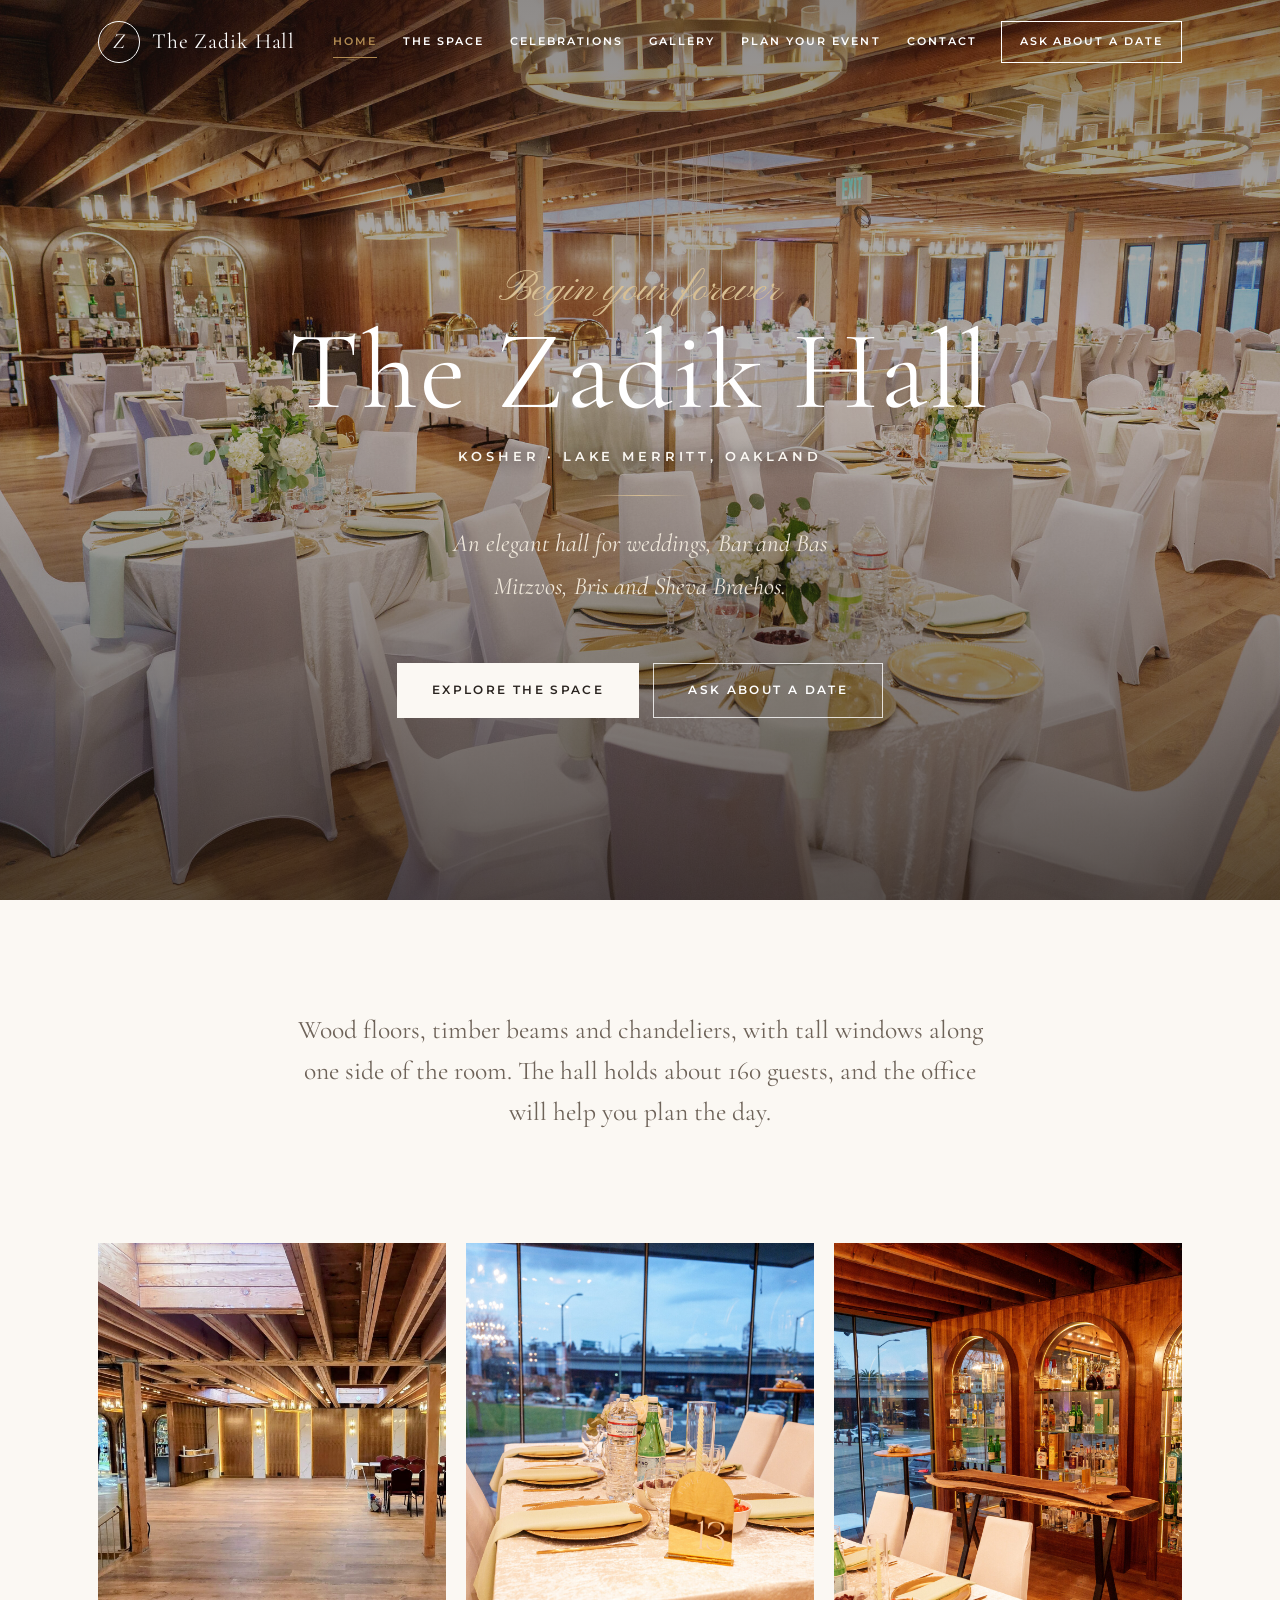
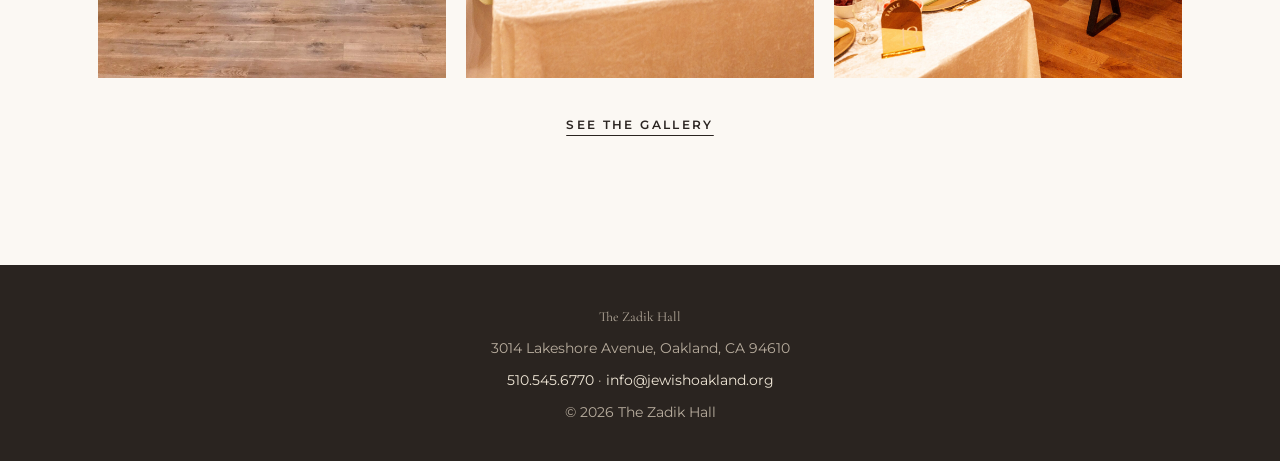
<file: wedding-hall/index.html>
<!doctype html>
<html lang="en">
<head>
<meta charset="utf-8">
<meta name="viewport" content="width=device-width, initial-scale=1">
<title>The Zadik Hall · Weddings and celebrations on Lake Merritt</title>
<meta name="description" content="The Zadik Hall is an elegant kosher hall on Lake Merritt in Oakland for weddings, Bar and Bas Mitzvos, Bris and Sheva Brachos.">
<meta name="theme-color" content="#fbf8f3">
<link rel="preconnect" href="https://fonts.googleapis.com">
<link rel="preconnect" href="https://fonts.gstatic.com" crossorigin>
<link href="https://fonts.googleapis.com/css2?family=Cormorant+Garamond:ital,wght@0,400;0,500;0,600;1,400&family=Montserrat:wght@400;500;600&family=Pinyon+Script&display=swap" rel="stylesheet">
<link rel="stylesheet" href="css/styles.css">
</head>
<body class="has-hero">
<a class="skip" href="#main">Skip to content</a>

<header class="site-header">
  <div class="wrap bar">
    <a class="brand" href="index.html" aria-label="The Zadik Hall, home">
      <span class="monogram" aria-hidden="true">Z</span>
      <span class="brand-name">The Zadik Hall</span>
    </a>
    <nav id="nav" class="nav" aria-label="Main">
      <a href="index.html" aria-current="page">Home</a>
      <a href="space.html">The Space</a>
      <a href="celebrations.html">Celebrations</a>
      <a href="gallery.html">Gallery</a>
      <a href="plan.html">Plan Your Event</a>
      <a href="contact.html">Contact</a>
    </nav>
    <div class="bar-actions">
      <a class="btn-ask" href="plan.html#enquire">Ask About a Date</a>
      <button class="menu-toggle" type="button" aria-expanded="false" aria-controls="nav">Menu</button>
    </div>
  </div>
</header>

<main id="main">

  <section class="hero" aria-label="Welcome">
    <img class="hero-img" src="images/hall-08.jpg" alt="The hall set for a celebration, with round tables, gold chargers and chandeliers">
    <div class="hero-copy">
      <p class="script">Begin your forever</p>
      <h1>The Zadik Hall</h1>
      <p class="hero-tag">Kosher · Lake Merritt, Oakland</p>
      <span class="divider" aria-hidden="true"></span>
      <p class="hero-lede">An elegant hall for weddings, Bar and Bas Mitzvos, Bris and Sheva Brachos.</p>
      <div class="hero-actions">
        <a class="btn btn-light" href="space.html">Explore the Space</a>
        <a class="btn btn-outline-light" href="plan.html#enquire">Ask About a Date</a>
      </div>
    </div>
  </section>

  <section class="section">
    <div class="wrap narrow">
      <p class="intro-text">Wood floors, timber beams and chandeliers, with tall windows along one side of the room. The hall holds about 160 guests, and the office will help you plan the day.</p>
    </div>
  </section>

  <section class="section">
    <div class="wrap">
      <div class="preview-grid">
        <a href="gallery.html"><img src="images/hall-02.jpg" alt="The open hall with wood floors and chandeliers" loading="lazy"></a>
        <a href="gallery.html"><img src="images/hall-05.jpg" alt="Tables set for dinner beside tall windows" loading="lazy"></a>
        <a href="gallery.html"><img src="images/hall-04.jpg" alt="The bar with arched display cabinets" loading="lazy"></a>
      </div>
      <p class="center"><a class="text-link" href="gallery.html">See the gallery</a></p>
    </div>
  </section>

</main>

<footer class="site-footer">
  <div class="wrap footer-inner">
    <p class="footer-name">The Zadik Hall</p>
    <p>3014 Lakeshore Avenue, Oakland, CA 94610</p>
    <p><a href="tel:+15105456770">510.545.6770</a> · <a href="mailto:info@jewishoakland.org">info@jewishoakland.org</a></p>
    <p>© <span id="year">2026</span> The Zadik Hall</p>
  </div>
</footer>

<script src="js/main.js"></script>
</body>
</html>
</file>
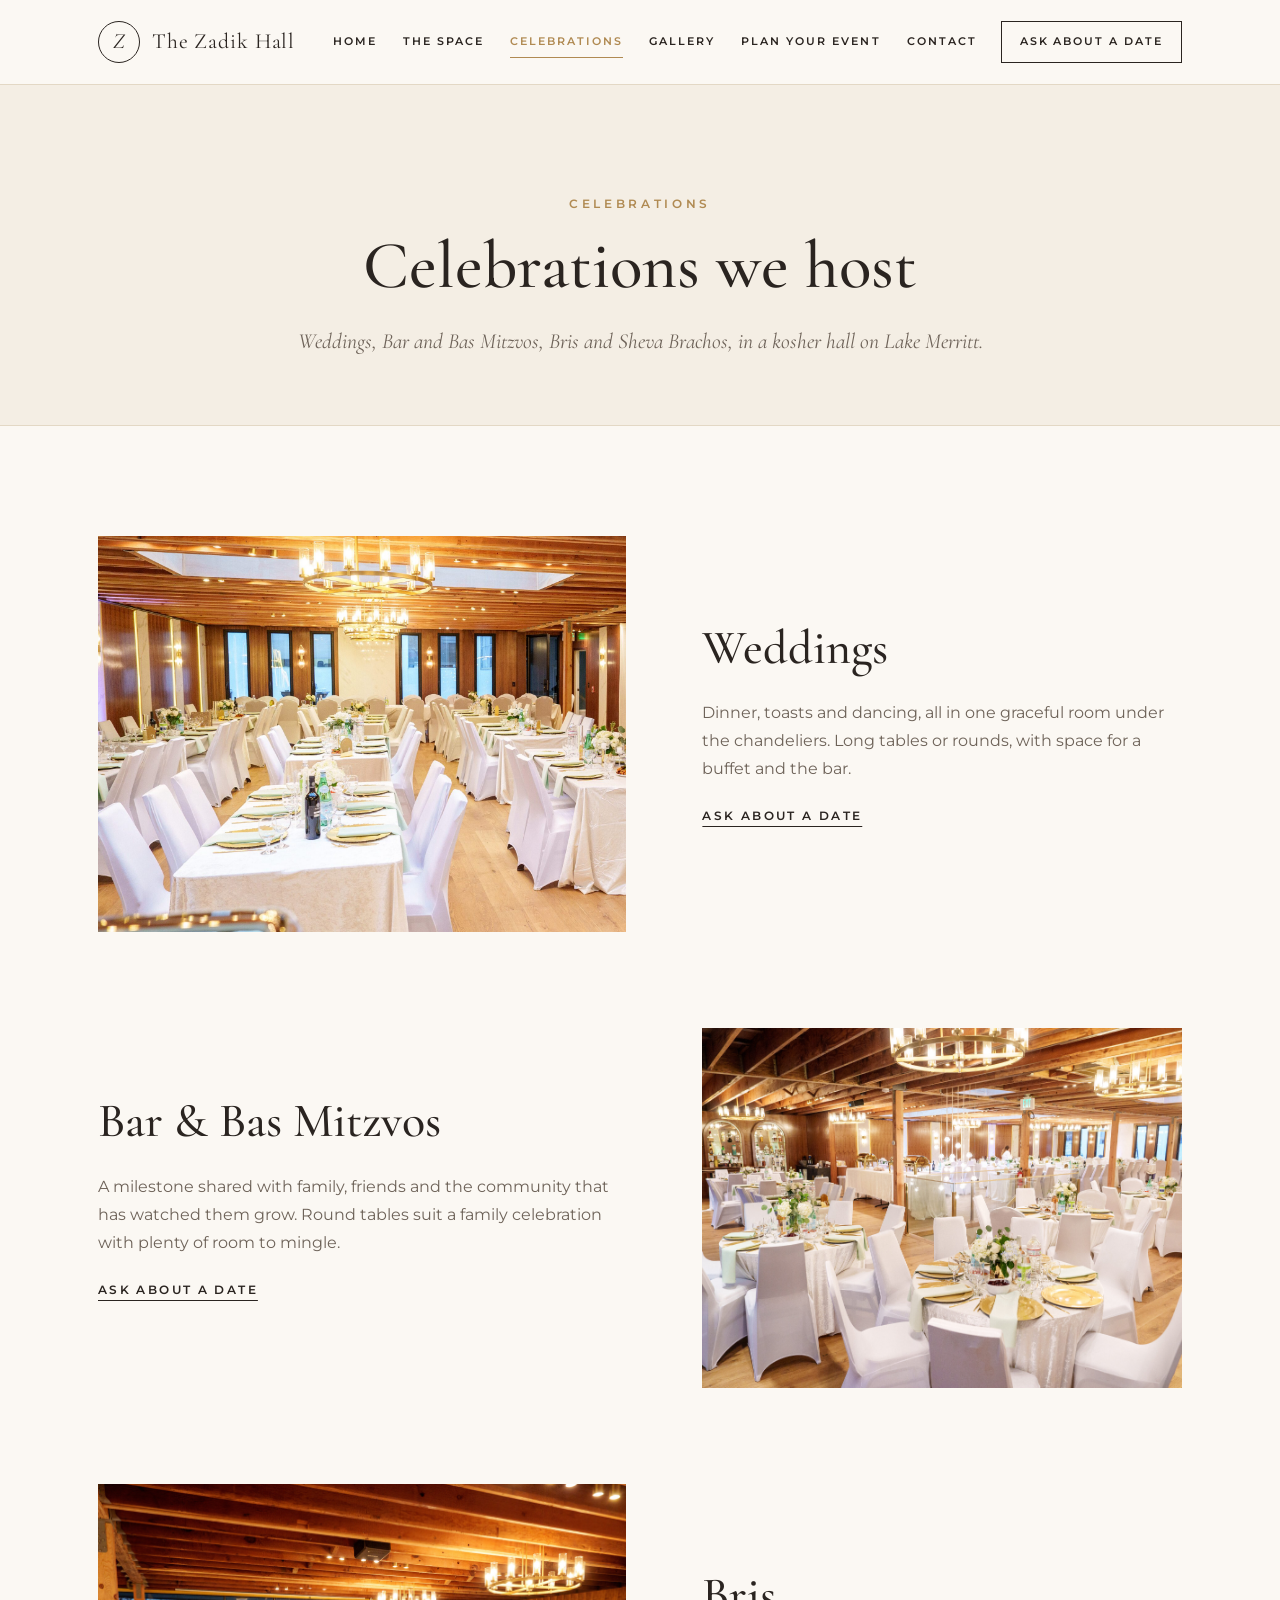
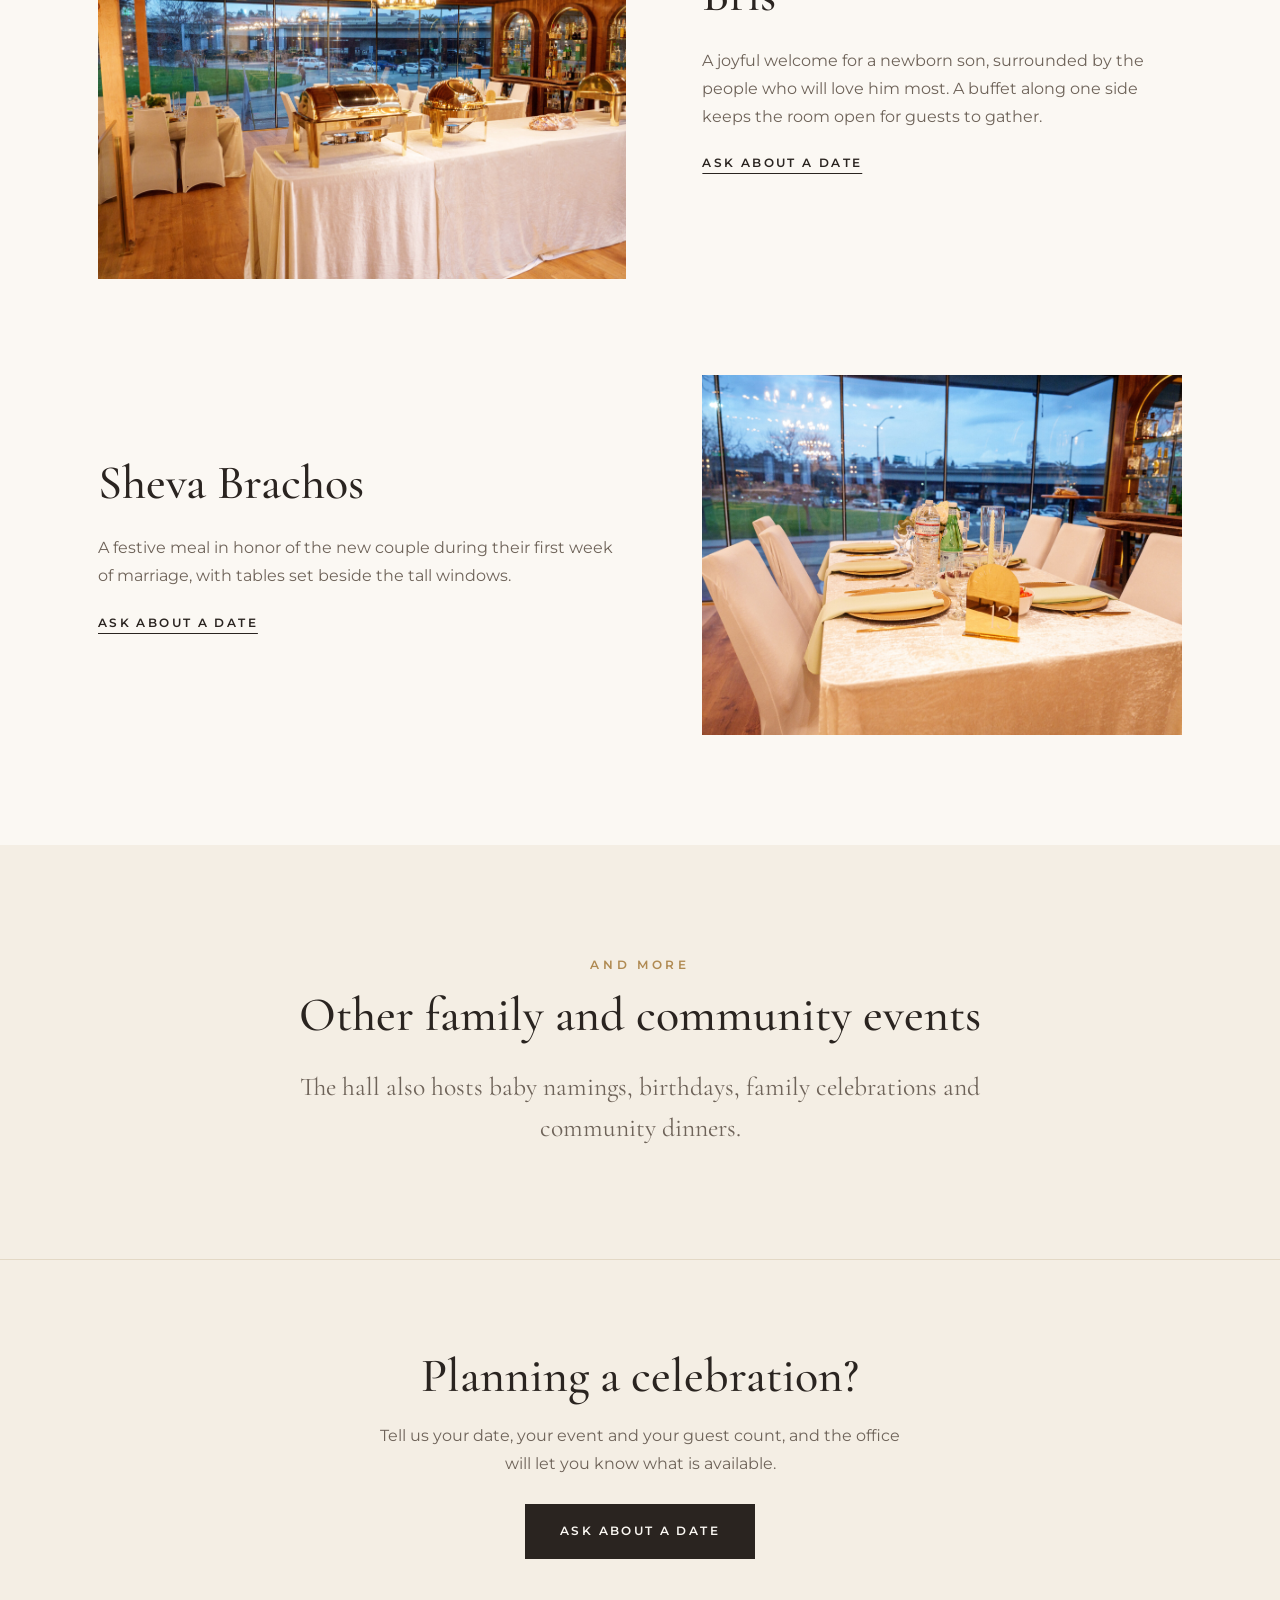
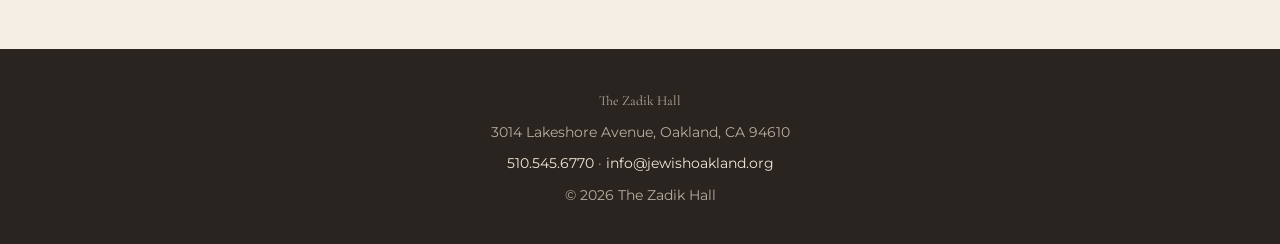
<file: wedding-hall/celebrations.html>
<!doctype html>
<html lang="en">
<head>
<meta charset="utf-8">
<meta name="viewport" content="width=device-width, initial-scale=1">
<title>Celebrations · The Zadik Hall</title>
<meta name="description" content="Weddings, Bar and Bas Mitzvos, Bris and Sheva Brachos at The Zadik Hall, a kosher hall on Lake Merritt in Oakland.">
<meta name="theme-color" content="#fbf8f3">
<link rel="preconnect" href="https://fonts.googleapis.com">
<link rel="preconnect" href="https://fonts.gstatic.com" crossorigin>
<link href="https://fonts.googleapis.com/css2?family=Cormorant+Garamond:ital,wght@0,400;0,500;0,600;1,400&family=Montserrat:wght@400;500;600&family=Pinyon+Script&display=swap" rel="stylesheet">
<link rel="stylesheet" href="css/styles.css">
</head>
<body>
<a class="skip" href="#main">Skip to content</a>

<header class="site-header">
  <div class="wrap bar">
    <a class="brand" href="index.html" aria-label="The Zadik Hall, home">
      <span class="monogram" aria-hidden="true">Z</span>
      <span class="brand-name">The Zadik Hall</span>
    </a>
    <nav id="nav" class="nav" aria-label="Main">
      <a href="index.html">Home</a>
      <a href="space.html">The Space</a>
      <a href="celebrations.html" aria-current="page">Celebrations</a>
      <a href="gallery.html">Gallery</a>
      <a href="plan.html">Plan Your Event</a>
      <a href="contact.html">Contact</a>
    </nav>
    <div class="bar-actions">
      <a class="btn-ask" href="plan.html#enquire">Ask About a Date</a>
      <button class="menu-toggle" type="button" aria-expanded="false" aria-controls="nav">Menu</button>
    </div>
  </div>
</header>

<main id="main">

  <section class="page-head">
    <div class="wrap">
      <p class="eyebrow">Celebrations</p>
      <h1>Celebrations we host</h1>
      <p class="lede">Weddings, Bar and Bas Mitzvos, Bris and Sheva Brachos, in a kosher hall on Lake Merritt.</p>
    </div>
  </section>

  <section class="section">
    <div class="wrap">
      <div class="feature">
        <div class="feature-photo"><img src="images/hall-07.jpg" alt="Long tables set for a wedding dinner with flowers and chandeliers"></div>
        <div>
          <h2>Weddings</h2>
          <p>Dinner, toasts and dancing, all in one graceful room under the chandeliers. Long tables or rounds, with space for a buffet and the bar.</p>
          <p><a class="text-link" href="plan.html?type=Wedding#enquire" aria-label="Ask about a date: Weddings">Ask about a date</a></p>
        </div>
      </div>

      <div class="feature reverse">
        <div class="feature-photo"><img src="images/hall-08.jpg" alt="Round tables with gold chargers and white chair covers under chandeliers"></div>
        <div>
          <h2>Bar &amp; Bas Mitzvos</h2>
          <p>A milestone shared with family, friends and the community that has watched them grow. Round tables suit a family celebration with plenty of room to mingle.</p>
          <p><a class="text-link" href="plan.html?type=Bar+or+Bas+Mitzvah#enquire" aria-label="Ask about a date: Bar and Bas Mitzvos">Ask about a date</a></p>
        </div>
      </div>

      <div class="feature">
        <div class="feature-photo"><img src="images/hall-03.jpg" alt="A buffet with white linens and gold chafing dishes beneath chandeliers"></div>
        <div>
          <h2>Bris</h2>
          <p>A joyful welcome for a newborn son, surrounded by the people who will love him most. A buffet along one side keeps the room open for guests to gather.</p>
          <p><a class="text-link" href="plan.html?type=Bris#enquire" aria-label="Ask about a date: Bris">Ask about a date</a></p>
        </div>
      </div>

      <div class="feature reverse">
        <div class="feature-photo"><img src="images/hall-05.jpg" alt="Dining tables set with gold chargers and candles beside tall windows"></div>
        <div>
          <h2>Sheva Brachos</h2>
          <p>A festive meal in honor of the new couple during their first week of marriage, with tables set beside the tall windows.</p>
          <p><a class="text-link" href="plan.html?type=Sheva+Brachos#enquire" aria-label="Ask about a date: Sheva Brachos">Ask about a date</a></p>
        </div>
      </div>
    </div>
  </section>

  <section class="section tinted">
    <div class="wrap narrow">
      <p class="eyebrow">And more</p>
      <h2>Other family and community events</h2>
      <p class="intro-text">The hall also hosts baby namings, birthdays, family celebrations and community dinners.</p>
    </div>
  </section>

  <section class="cta-band">
    <div class="wrap">
      <h2>Planning a celebration?</h2>
      <p>Tell us your date, your event and your guest count, and the office will let you know what is available.</p>
      <a class="btn btn-dark" href="plan.html#enquire">Ask About a Date</a>
    </div>
  </section>

</main>

<footer class="site-footer">
  <div class="wrap footer-inner">
    <p class="footer-name">The Zadik Hall</p>
    <p>3014 Lakeshore Avenue, Oakland, CA 94610</p>
    <p><a href="tel:+15105456770">510.545.6770</a> · <a href="mailto:info@jewishoakland.org">info@jewishoakland.org</a></p>
    <p>© <span id="year">2026</span> The Zadik Hall</p>
  </div>
</footer>

<script src="js/main.js"></script>
</body>
</html>
</file>
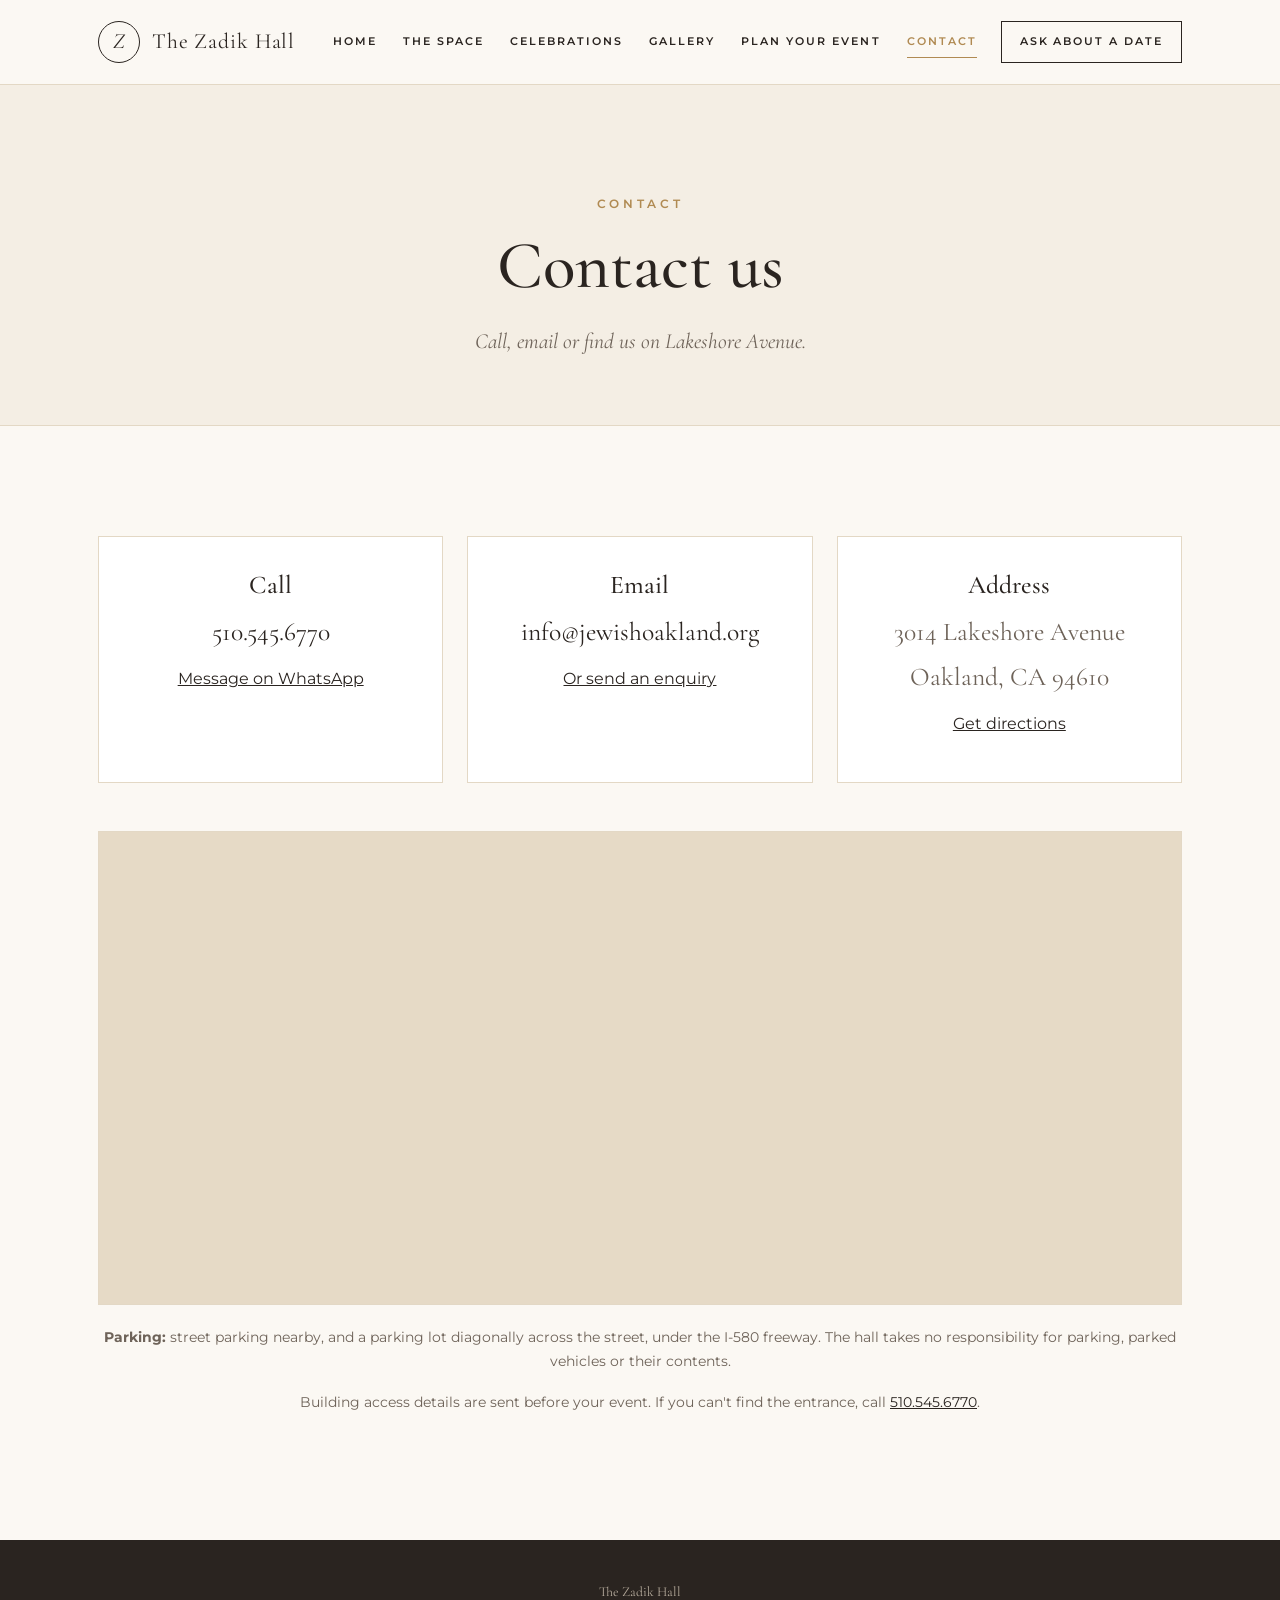
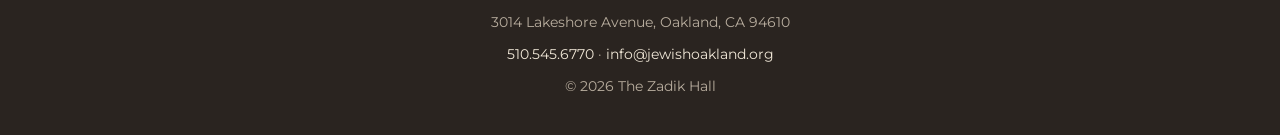
<file: wedding-hall/contact.html>
<!doctype html>
<html lang="en">
<head>
<meta charset="utf-8">
<meta name="viewport" content="width=device-width, initial-scale=1">
<title>Contact · The Zadik Hall</title>
<meta name="description" content="Call, email or visit The Zadik Hall at 3014 Lakeshore Avenue, Oakland.">
<meta name="theme-color" content="#fbf8f3">
<link rel="preconnect" href="https://fonts.googleapis.com">
<link rel="preconnect" href="https://fonts.gstatic.com" crossorigin>
<link href="https://fonts.googleapis.com/css2?family=Cormorant+Garamond:ital,wght@0,400;0,500;0,600;1,400&family=Montserrat:wght@400;500;600&family=Pinyon+Script&display=swap" rel="stylesheet">
<link rel="stylesheet" href="css/styles.css">
</head>
<body>
<a class="skip" href="#main">Skip to content</a>

<header class="site-header">
  <div class="wrap bar">
    <a class="brand" href="index.html" aria-label="The Zadik Hall, home">
      <span class="monogram" aria-hidden="true">Z</span>
      <span class="brand-name">The Zadik Hall</span>
    </a>
    <nav id="nav" class="nav" aria-label="Main">
      <a href="index.html">Home</a>
      <a href="space.html">The Space</a>
      <a href="celebrations.html">Celebrations</a>
      <a href="gallery.html">Gallery</a>
      <a href="plan.html">Plan Your Event</a>
      <a href="contact.html" aria-current="page">Contact</a>
    </nav>
    <div class="bar-actions">
      <a class="btn-ask" href="plan.html#enquire">Ask About a Date</a>
      <button class="menu-toggle" type="button" aria-expanded="false" aria-controls="nav">Menu</button>
    </div>
  </div>
</header>

<main id="main">

  <section class="page-head">
    <div class="wrap">
      <p class="eyebrow">Contact</p>
      <h1>Contact us</h1>
      <p class="lede">Call, email or find us on Lakeshore Avenue.</p>
    </div>
  </section>

  <section class="section">
    <div class="wrap">
      <div class="contact-grid">
        <div class="contact-card">
          <h2>Call</h2>
          <a class="big" href="tel:+15105456770">510.545.6770</a>
          <p><a href="https://wa.me/15105456770">Message on WhatsApp</a></p>
        </div>
        <div class="contact-card">
          <h2>Email</h2>
          <a class="big" href="mailto:info@jewishoakland.org">info@jewishoakland.org</a>
          <p><a href="plan.html#enquire">Or send an enquiry</a></p>
        </div>
        <div class="contact-card">
          <h2>Address</h2>
          <p class="big">3014 Lakeshore Avenue<br>Oakland, CA 94610</p>
          <p><a href="https://www.google.com/maps/dir/?api=1&amp;destination=3014+Lakeshore+Ave+Oakland+CA+94610">Get directions</a></p>
        </div>
      </div>

      <div class="map">
        <iframe title="Map showing 3014 Lakeshore Avenue, Oakland" src="https://www.google.com/maps?q=3014+Lakeshore+Ave,+Oakland,+CA+94610&amp;output=embed" loading="lazy" referrerpolicy="no-referrer-when-downgrade"></iframe>
      </div>
      <p class="small center" style="margin-top:20px"><strong>Parking:</strong> street parking nearby, and a parking lot diagonally across the street, under the I-580 freeway. The hall takes no responsibility for parking, parked vehicles or their contents.</p>
      <p class="small center">Building access details are sent before your event. If you can't find the entrance, call <a href="tel:+15105456770">510.545.6770</a>.</p>
    </div>
  </section>

</main>

<footer class="site-footer">
  <div class="wrap footer-inner">
    <p class="footer-name">The Zadik Hall</p>
    <p>3014 Lakeshore Avenue, Oakland, CA 94610</p>
    <p><a href="tel:+15105456770">510.545.6770</a> · <a href="mailto:info@jewishoakland.org">info@jewishoakland.org</a></p>
    <p>© <span id="year">2026</span> The Zadik Hall</p>
  </div>
</footer>

<script src="js/main.js"></script>
</body>
</html>
</file>
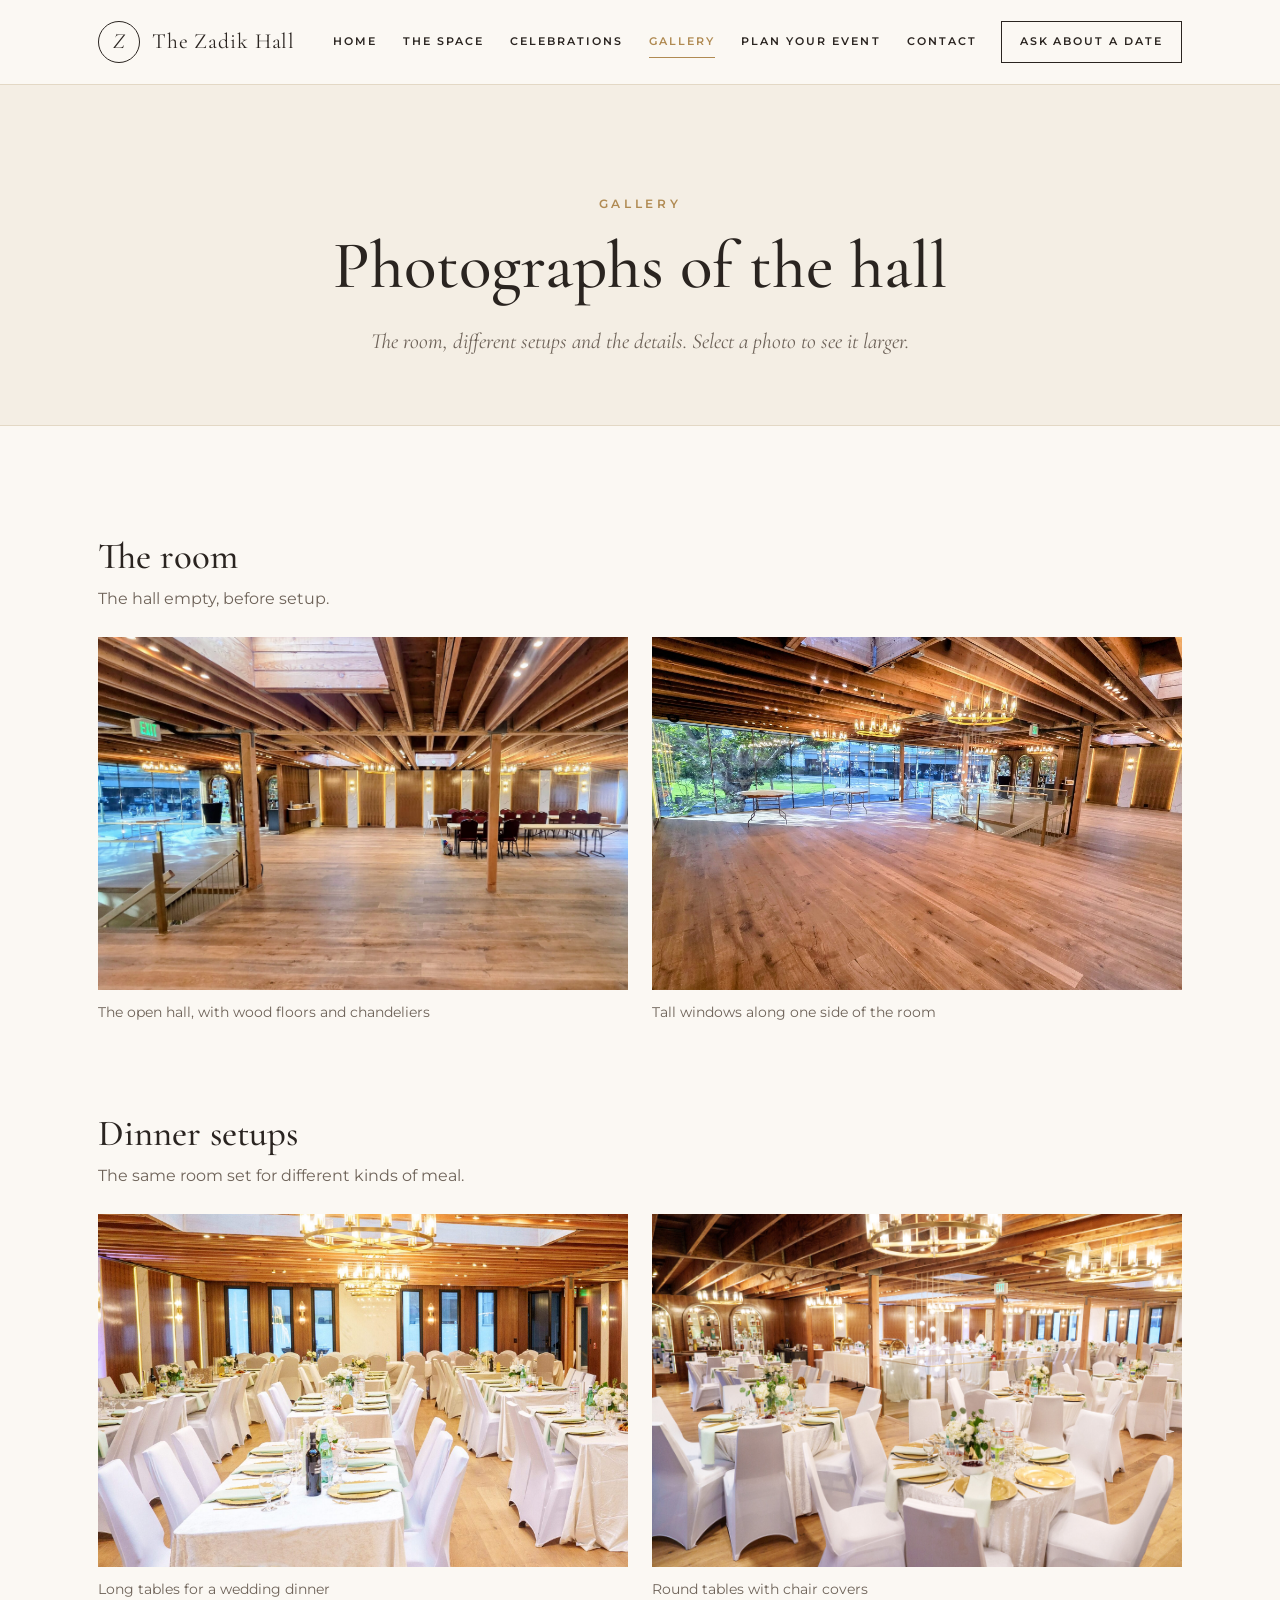
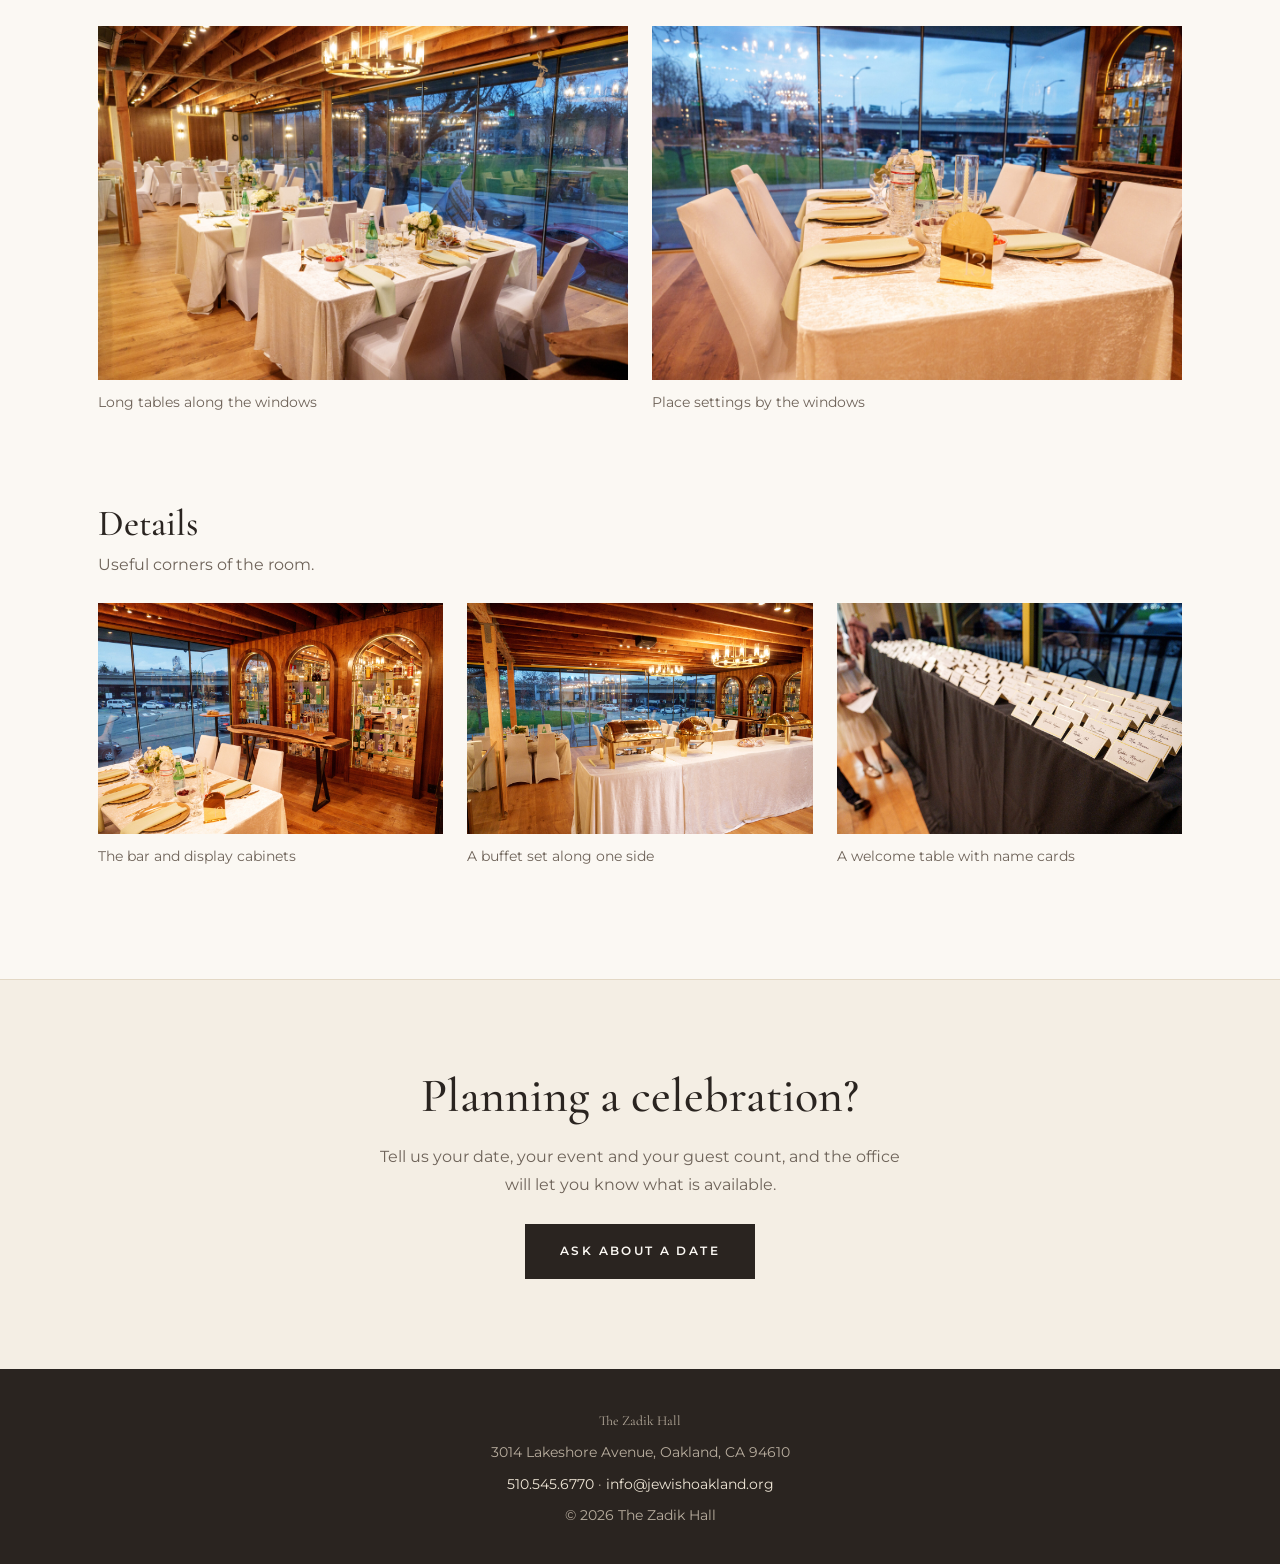
<file: wedding-hall/gallery.html>
<!doctype html>
<html lang="en">
<head>
<meta charset="utf-8">
<meta name="viewport" content="width=device-width, initial-scale=1">
<title>Gallery · The Zadik Hall</title>
<meta name="description" content="Photographs of The Zadik Hall: the room, dinner setups and details.">
<meta name="theme-color" content="#fbf8f3">
<link rel="preconnect" href="https://fonts.googleapis.com">
<link rel="preconnect" href="https://fonts.gstatic.com" crossorigin>
<link href="https://fonts.googleapis.com/css2?family=Cormorant+Garamond:ital,wght@0,400;0,500;0,600;1,400&family=Montserrat:wght@400;500;600&family=Pinyon+Script&display=swap" rel="stylesheet">
<link rel="stylesheet" href="css/styles.css">
</head>
<body>
<a class="skip" href="#main">Skip to content</a>

<header class="site-header">
  <div class="wrap bar">
    <a class="brand" href="index.html" aria-label="The Zadik Hall, home">
      <span class="monogram" aria-hidden="true">Z</span>
      <span class="brand-name">The Zadik Hall</span>
    </a>
    <nav id="nav" class="nav" aria-label="Main">
      <a href="index.html">Home</a>
      <a href="space.html">The Space</a>
      <a href="celebrations.html">Celebrations</a>
      <a href="gallery.html" aria-current="page">Gallery</a>
      <a href="plan.html">Plan Your Event</a>
      <a href="contact.html">Contact</a>
    </nav>
    <div class="bar-actions">
      <a class="btn-ask" href="plan.html#enquire">Ask About a Date</a>
      <button class="menu-toggle" type="button" aria-expanded="false" aria-controls="nav">Menu</button>
    </div>
  </div>
</header>

<main id="main">

  <section class="page-head">
    <div class="wrap">
      <p class="eyebrow">Gallery</p>
      <h1>Photographs of the hall</h1>
      <p class="lede">The room, different setups and the details. Select a photo to see it larger.</p>
    </div>
  </section>

  <section class="section">
    <div class="wrap">
      <div class="gallery-group">
        <h2>The room</h2>
        <p>The hall empty, before setup.</p>
        <div class="gallery-grid two">
          <figure>
            <button type="button" data-photo aria-label="View larger: The open hall, with wood floors and chandeliers"><img src="images/hall-02.jpg" alt="The open hall with wood floors, chandeliers and a long table at the far end" loading="lazy"></button>
            <figcaption>The open hall, with wood floors and chandeliers</figcaption>
          </figure>
          <figure>
            <button type="button" data-photo aria-label="View larger: Tall windows along one side of the room"><img src="images/hall-01.jpg" alt="The hall with polished wood floors, chandeliers and tall windows" loading="lazy"></button>
            <figcaption>Tall windows along one side of the room</figcaption>
          </figure>
        </div>
      </div>

      <div class="gallery-group">
        <h2>Dinner setups</h2>
        <p>The same room set for different kinds of meal.</p>
        <div class="gallery-grid two">
          <figure>
            <button type="button" data-photo aria-label="View larger: Long tables for a wedding dinner"><img src="images/hall-07.jpg" alt="Long tables set with white linens, flowers and chandeliers overhead" loading="lazy"></button>
            <figcaption>Long tables for a wedding dinner</figcaption>
          </figure>
          <figure>
            <button type="button" data-photo aria-label="View larger: Round tables with chair covers"><img src="images/hall-08.jpg" alt="Round tables with gold chargers and white chair covers under chandeliers" loading="lazy"></button>
            <figcaption>Round tables with chair covers</figcaption>
          </figure>
          <figure>
            <button type="button" data-photo aria-label="View larger: Long tables along the windows"><img src="images/hall-06.jpg" alt="Long tables set for dinner in the wood-ceilinged room with tall windows" loading="lazy"></button>
            <figcaption>Long tables along the windows</figcaption>
          </figure>
          <figure>
            <button type="button" data-photo aria-label="View larger: Place settings by the windows"><img src="images/hall-05.jpg" alt="Dining tables set with gold chargers and candles beside tall windows" loading="lazy"></button>
            <figcaption>Place settings by the windows</figcaption>
          </figure>
        </div>
      </div>

      <div class="gallery-group">
        <h2>Details</h2>
        <p>Useful corners of the room.</p>
        <div class="gallery-grid">
          <figure>
            <button type="button" data-photo aria-label="View larger: The bar and display cabinets"><img src="images/hall-04.jpg" alt="A bar with mirrored shelves and arched cabinets beside tall windows" loading="lazy"></button>
            <figcaption>The bar and display cabinets</figcaption>
          </figure>
          <figure>
            <button type="button" data-photo aria-label="View larger: A buffet set along one side"><img src="images/hall-03.jpg" alt="A buffet with white linens and gold chafing dishes beneath chandeliers" loading="lazy"></button>
            <figcaption>A buffet set along one side</figcaption>
          </figure>
          <figure>
            <button type="button" data-photo aria-label="View larger: A welcome table with name cards"><img src="images/hall-09.jpg" alt="A table of name cards set out for guests" loading="lazy"></button>
            <figcaption>A welcome table with name cards</figcaption>
          </figure>
        </div>
      </div>
    </div>
  </section>

  <dialog class="lightbox" id="lightbox" aria-label="Photo viewer">
    <figure>
      <img alt="">
      <figcaption></figcaption>
    </figure>
    <button class="lb-close" type="button" aria-label="Close">Close</button>
    <button class="lb-prev" type="button" aria-label="Previous photo">&lsaquo;</button>
    <button class="lb-next" type="button" aria-label="Next photo">&rsaquo;</button>
  </dialog>

  <section class="cta-band">
    <div class="wrap">
      <h2>Planning a celebration?</h2>
      <p>Tell us your date, your event and your guest count, and the office will let you know what is available.</p>
      <a class="btn btn-dark" href="plan.html#enquire">Ask About a Date</a>
    </div>
  </section>

</main>

<footer class="site-footer">
  <div class="wrap footer-inner">
    <p class="footer-name">The Zadik Hall</p>
    <p>3014 Lakeshore Avenue, Oakland, CA 94610</p>
    <p><a href="tel:+15105456770">510.545.6770</a> · <a href="mailto:info@jewishoakland.org">info@jewishoakland.org</a></p>
    <p>© <span id="year">2026</span> The Zadik Hall</p>
  </div>
</footer>

<script src="js/main.js"></script>
</body>
</html>
</file>
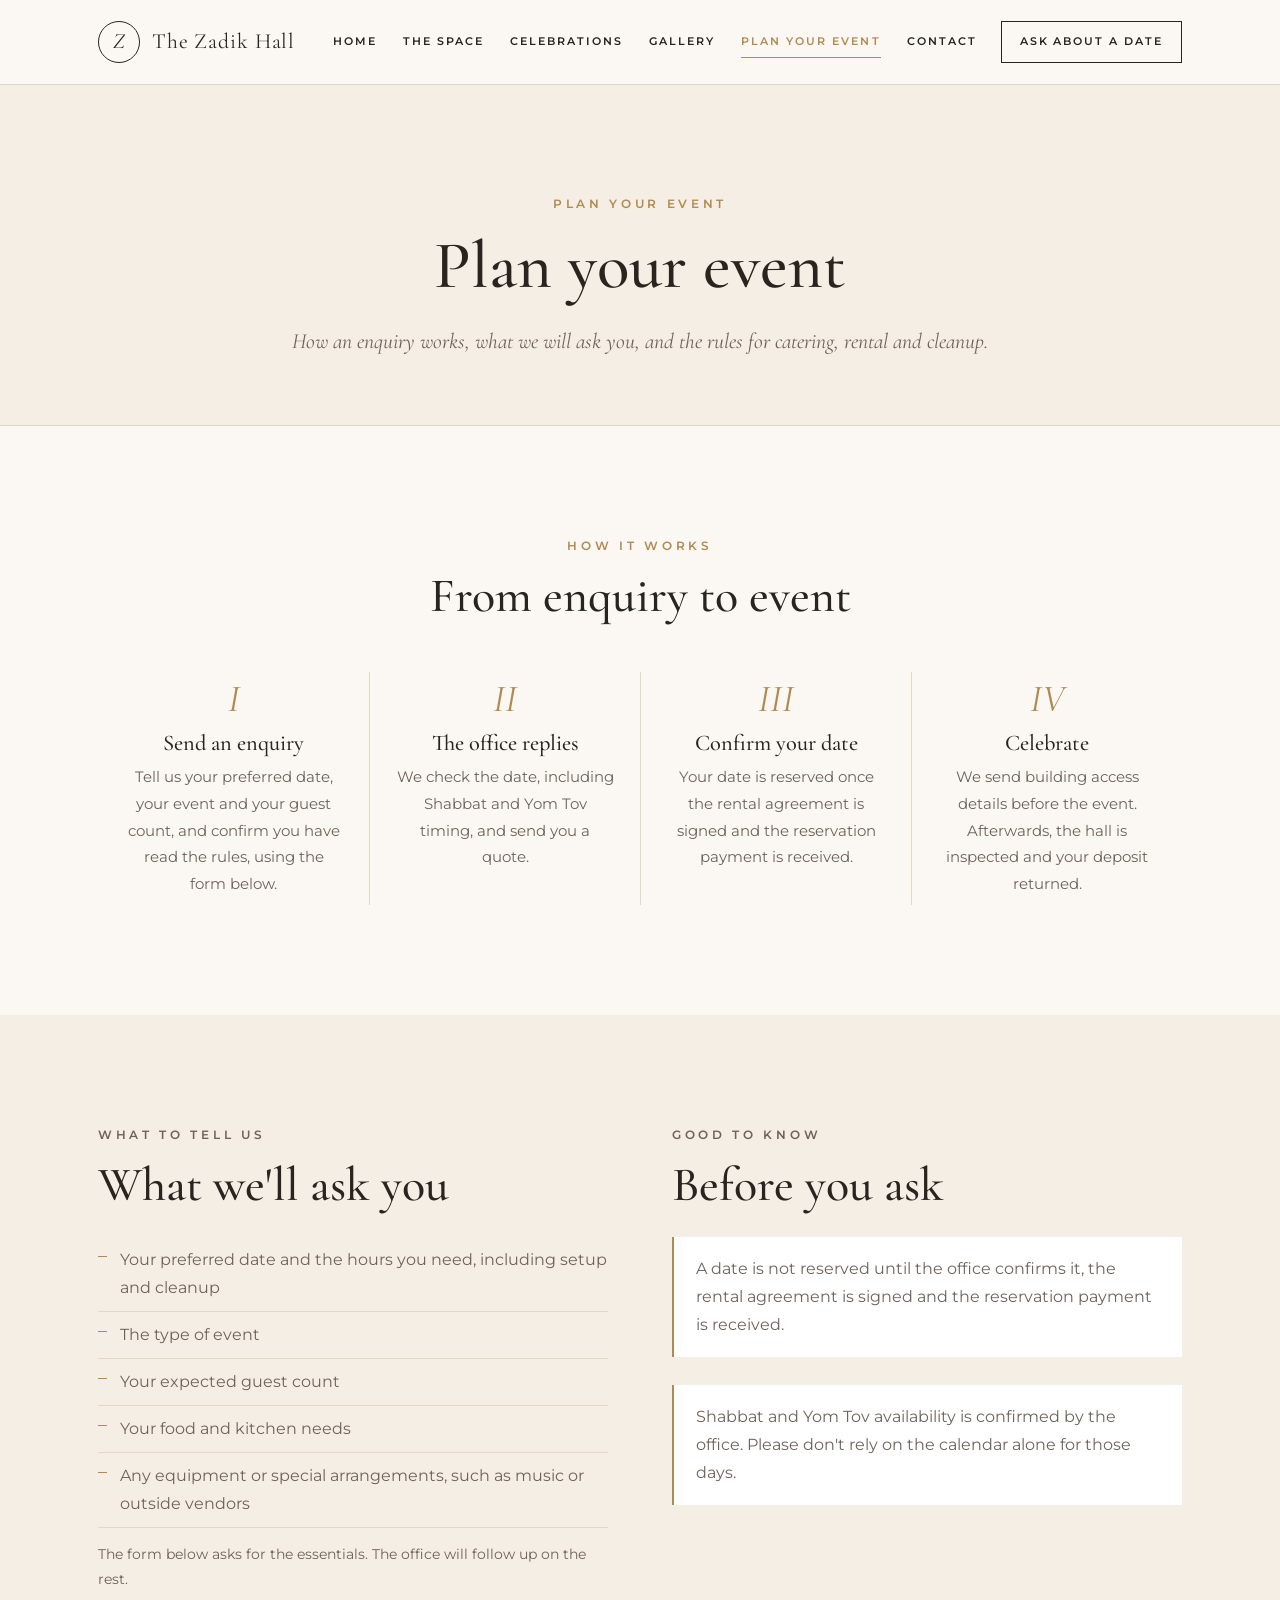
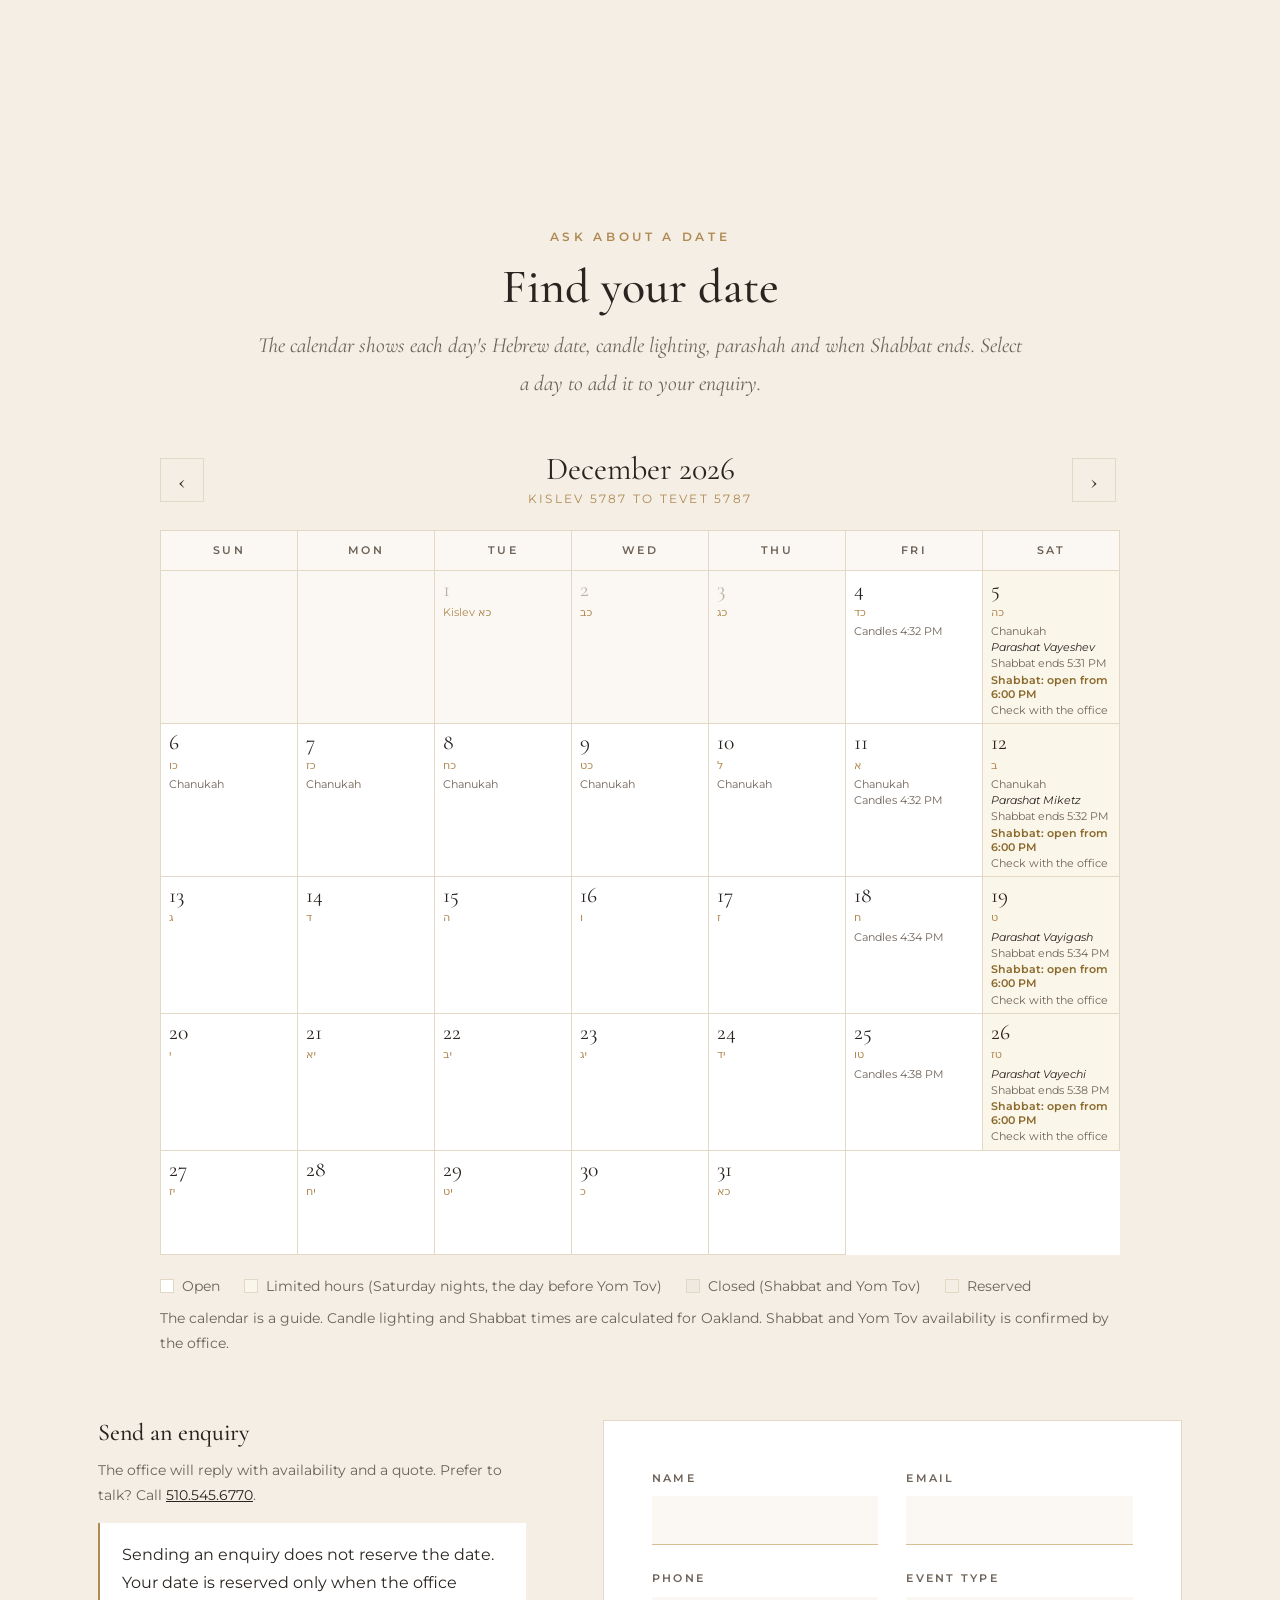
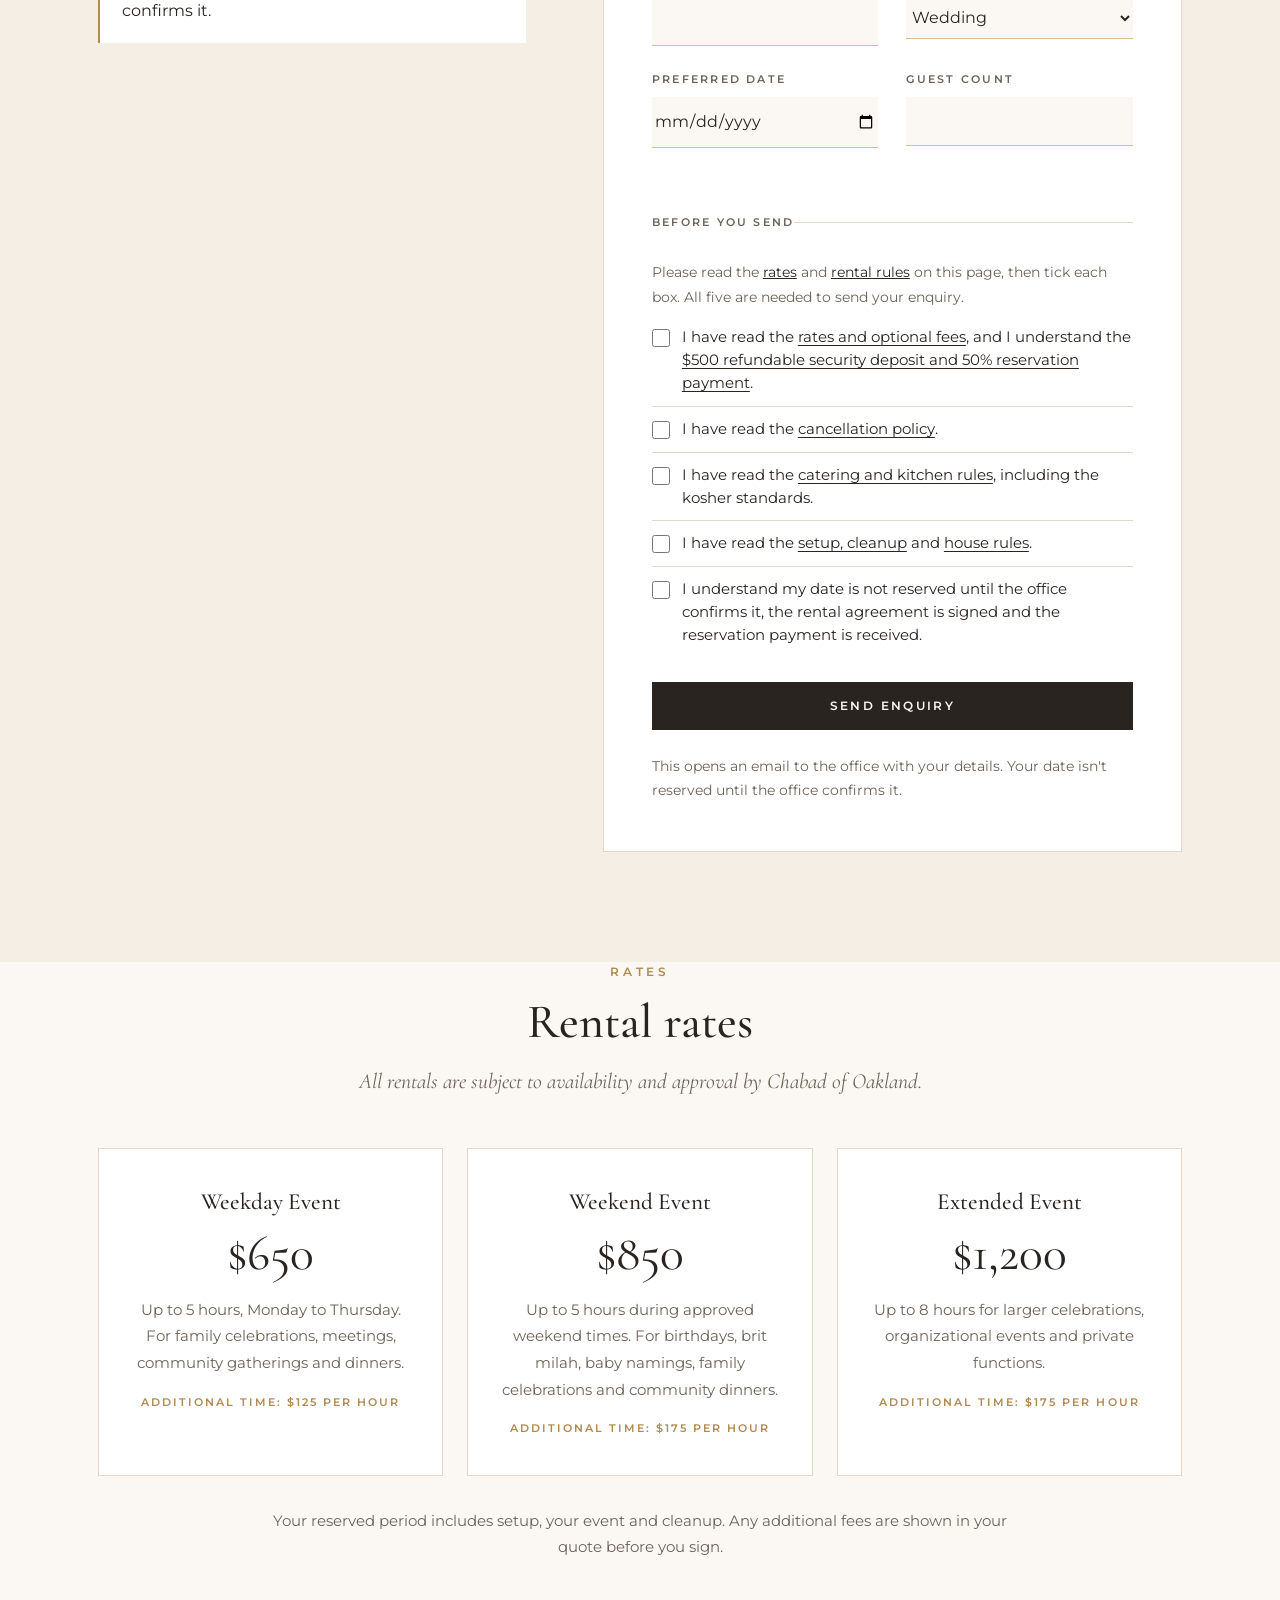
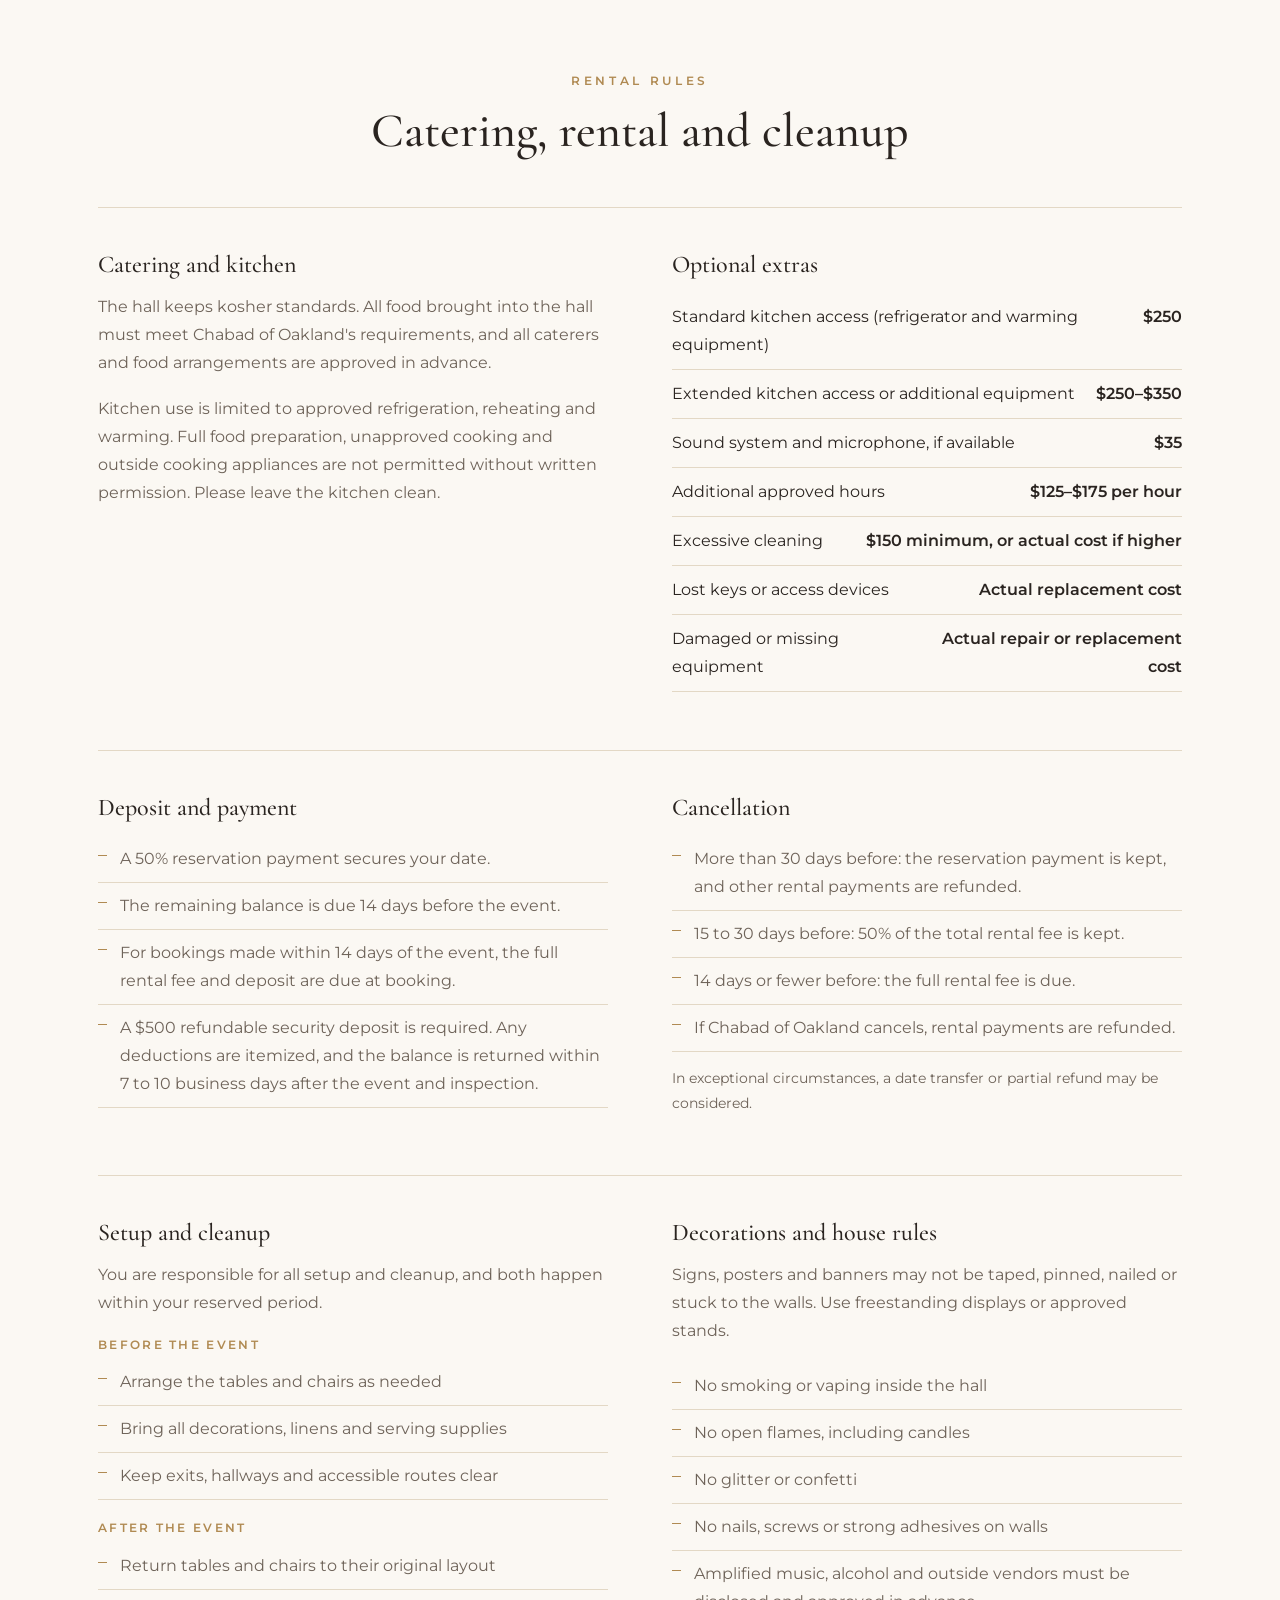
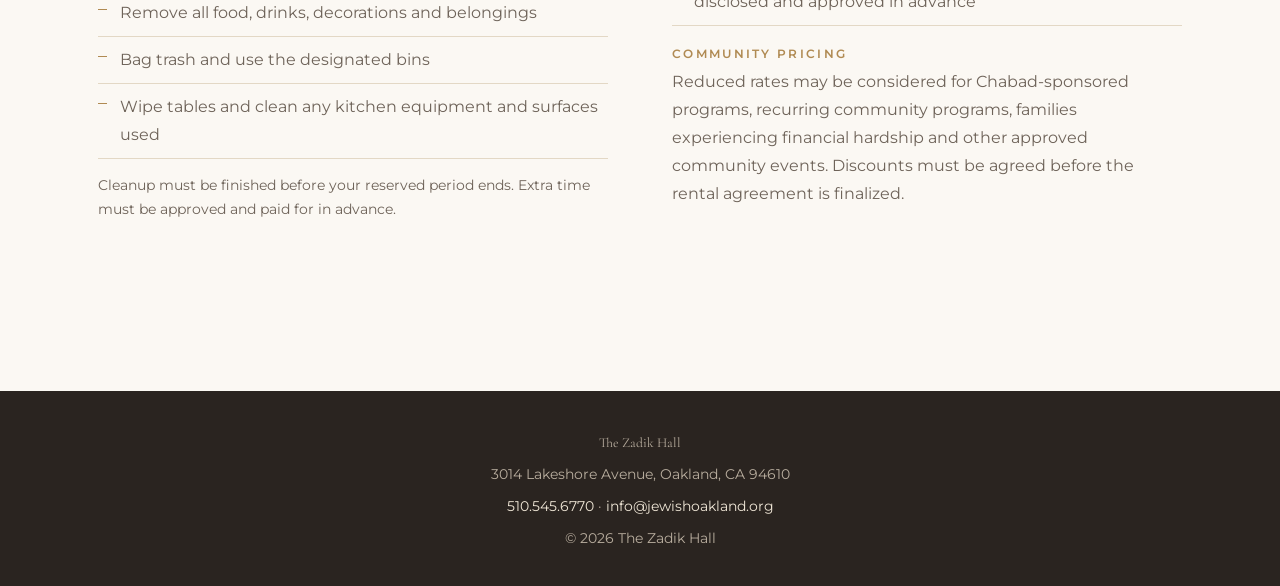
<file: wedding-hall/plan.html>
<!doctype html>
<html lang="en">
<head>
<meta charset="utf-8">
<meta name="viewport" content="width=device-width, initial-scale=1">
<title>Plan Your Event · The Zadik Hall</title>
<meta name="description" content="How to ask about a date at The Zadik Hall, what to tell us, rates, and the catering, rental and cleanup rules.">
<meta name="theme-color" content="#fbf8f3">
<link rel="preconnect" href="https://fonts.googleapis.com">
<link rel="preconnect" href="https://fonts.gstatic.com" crossorigin>
<link href="https://fonts.googleapis.com/css2?family=Cormorant+Garamond:ital,wght@0,400;0,500;0,600;1,400&family=Montserrat:wght@400;500;600&family=Pinyon+Script&display=swap" rel="stylesheet">
<link rel="stylesheet" href="css/styles.css">
</head>
<body>
<a class="skip" href="#main">Skip to content</a>

<header class="site-header">
  <div class="wrap bar">
    <a class="brand" href="index.html" aria-label="The Zadik Hall, home">
      <span class="monogram" aria-hidden="true">Z</span>
      <span class="brand-name">The Zadik Hall</span>
    </a>
    <nav id="nav" class="nav" aria-label="Main">
      <a href="index.html">Home</a>
      <a href="space.html">The Space</a>
      <a href="celebrations.html">Celebrations</a>
      <a href="gallery.html">Gallery</a>
      <a href="plan.html" aria-current="page">Plan Your Event</a>
      <a href="contact.html">Contact</a>
    </nav>
    <div class="bar-actions">
      <a class="btn-ask" href="plan.html#enquire">Ask About a Date</a>
      <button class="menu-toggle" type="button" aria-expanded="false" aria-controls="nav">Menu</button>
    </div>
  </div>
</header>

<main id="main">

  <section class="page-head">
    <div class="wrap">
      <p class="eyebrow">Plan Your Event</p>
      <h1>Plan your event</h1>
      <p class="lede">How an enquiry works, what we will ask you, and the rules for catering, rental and cleanup.</p>
    </div>
  </section>

  <section class="section">
    <div class="wrap">
      <header class="section-head">
        <p class="eyebrow">How it works</p>
        <h2>From enquiry to event</h2>
      </header>
      <ol class="steps">
        <li><span class="numeral">I</span><h3>Send an enquiry</h3><p>Tell us your preferred date, your event and your guest count, and confirm you have read the rules, using the form below.</p></li>
        <li><span class="numeral">II</span><h3>The office replies</h3><p>We check the date, including Shabbat and Yom Tov timing, and send you a quote.</p></li>
        <li><span class="numeral">III</span><h3>Confirm your date</h3><p>Your date is reserved once the rental agreement is signed and the reservation payment is received.</p></li>
        <li><span class="numeral">IV</span><h3>Celebrate</h3><p>We send building access details before the event. Afterwards, the hall is inspected and your deposit returned.</p></li>
      </ol>
    </div>
  </section>

  <section class="section tinted">
    <div class="wrap">
      <div class="info-grid">
        <div>
          <p class="eyebrow">What to tell us</p>
          <h2>What we'll ask you</h2>
          <ul class="ticks">
            <li>Your preferred date and the hours you need, including setup and cleanup</li>
            <li>The type of event</li>
            <li>Your expected guest count</li>
            <li>Your food and kitchen needs</li>
            <li>Any equipment or special arrangements, such as music or outside vendors</li>
          </ul>
          <p class="small">The form below asks for the essentials. The office will follow up on the rest.</p>
        </div>
        <div>
          <p class="eyebrow">Good to know</p>
          <h2>Before you ask</h2>
          <div class="notice"><p>A date is not reserved until the office confirms it, the rental agreement is signed and the reservation payment is received.</p></div>
          <div class="notice"><p>Shabbat and Yom Tov availability is confirmed by the office. Please don't rely on the calendar alone for those days.</p></div>
        </div>
      </div>
    </div>
  </section>

  <section class="section tinted" id="enquire">
    <div class="wrap">
      <header class="section-head">
        <p class="eyebrow">Ask about a date</p>
        <h2>Find your date</h2>
        <p class="lede">The calendar shows each day's Hebrew date, candle lighting, parashah and when Shabbat ends. Select a day to add it to your enquiry.</p>
      </header>
      <div class="cal">
        <div class="cal-bar">
          <button type="button" class="cal-nav" id="cal-prev" aria-label="Previous month">&lsaquo;</button>
          <div class="cal-title">
            <span class="cal-month" id="cal-month"></span>
            <span class="cal-hebrew" id="cal-hebrew"></span>
          </div>
          <button type="button" class="cal-nav" id="cal-next" aria-label="Next month">&rsaquo;</button>
        </div>
        <div class="cal-grid" id="cal-grid"></div>
        <ul class="cal-legend">
          <li><span class="sw sw-open"></span>Open</li>
          <li><span class="sw sw-limited"></span>Limited hours (Saturday nights, the day before Yom Tov)</li>
          <li><span class="sw sw-closed"></span>Closed (Shabbat and Yom Tov)</li>
          <li><span class="sw sw-booked"></span>Reserved</li>
        </ul>
        <p class="small">The calendar is a guide. Candle lighting and Shabbat times are calculated for Oakland. Shabbat and Yom Tov availability is confirmed by the office.</p>
      </div>

      <div class="enquire-wrap">
        <div>
          <h3>Send an enquiry</h3>
          <p class="small">The office will reply with availability and a quote. Prefer to talk? Call <a href="tel:+15105456770">510.545.6770</a>.</p>
          <div class="notice"><p>Sending an enquiry does not reserve the date. Your date is reserved only when the office confirms it.</p></div>
        </div>
        <form class="enquiry" id="enquiry" novalidate>
          <div class="field">
            <label for="names">Name</label>
            <input id="names" name="names" type="text" autocomplete="name" required>
          </div>
          <div class="field">
            <label for="email">Email</label>
            <input id="email" name="email" type="email" autocomplete="email" required>
          </div>
          <div class="field">
            <label for="phone">Phone</label>
            <input id="phone" name="phone" type="tel" autocomplete="tel">
          </div>
          <div class="field">
            <label for="type">Event type</label>
            <select id="type" name="type">
              <option>Wedding</option>
              <option>Bar or Bas Mitzvah</option>
              <option>Bris</option>
              <option>Sheva Brachos</option>
              <option>Something else</option>
            </select>
          </div>
          <div class="field">
            <label for="date">Preferred date</label>
            <input id="date" name="date" type="date">
          </div>
          <div class="field">
            <label for="guests">Guest count</label>
            <input id="guests" name="guests" type="number" min="1" inputmode="numeric">
          </div>
          <p class="date-note full" id="date-note" aria-live="polite"></p>
          <fieldset class="agree">
            <legend>Before you send</legend>
            <p class="small">Please read the <a href="#rates">rates</a> and <a href="#rules">rental rules</a> on this page, then tick each box. All five are needed to send your enquiry.</p>
            <label class="check"><input type="checkbox" name="agree" value="Rates, optional fees, the $500 refundable security deposit and the 50% reservation payment" required><span>I have read the <a href="#rates">rates and optional fees</a>, and I understand the <a href="#deposit">$500 refundable security deposit and 50% reservation payment</a>.</span></label>
            <label class="check"><input type="checkbox" name="agree" value="The cancellation policy" required><span>I have read the <a href="#cancellation">cancellation policy</a>.</span></label>
            <label class="check"><input type="checkbox" name="agree" value="The catering and kitchen rules, including kosher standards" required><span>I have read the <a href="#catering">catering and kitchen rules</a>, including the kosher standards.</span></label>
            <label class="check"><input type="checkbox" name="agree" value="The setup, cleanup and house rules" required><span>I have read the <a href="#cleanup">setup, cleanup</a> and <a href="#house-rules">house rules</a>.</span></label>
            <label class="check"><input type="checkbox" name="agree" value="The date is not reserved until the office confirms it" required><span>I understand my date is not reserved until the office confirms it, the rental agreement is signed and the reservation payment is received.</span></label>
          </fieldset>
          <div class="field full">
            <button class="btn btn-dark" type="submit">Send Enquiry</button>
          </div>
          <p class="form-note">This opens an email to the office with your details. Your date isn't reserved until the office confirms it.</p>
        </form>
      </div>
    </div>
  </section>

  <section class="section" id="rates">
    <div class="wrap">
      <header class="section-head">
        <p class="eyebrow">Rates</p>
        <h2>Rental rates</h2>
        <p class="lede">All rentals are subject to availability and approval by Chabad of Oakland.</p>
      </header>
      <div class="rate-cards">
        <article class="rate">
          <h3>Weekday Event</h3>
          <p class="price">$650</p>
          <p class="rate-desc">Up to 5 hours, Monday to Thursday. For family celebrations, meetings, community gatherings and dinners.</p>
          <p class="rate-extra">Additional time: $125 per hour</p>
        </article>
        <article class="rate">
          <h3>Weekend Event</h3>
          <p class="price">$850</p>
          <p class="rate-desc">Up to 5 hours during approved weekend times. For birthdays, brit milah, baby namings, family celebrations and community dinners.</p>
          <p class="rate-extra">Additional time: $175 per hour</p>
        </article>
        <article class="rate">
          <h3>Extended Event</h3>
          <p class="price">$1,200</p>
          <p class="rate-desc">Up to 8 hours for larger celebrations, organizational events and private functions.</p>
          <p class="rate-extra">Additional time: $175 per hour</p>
        </article>
      </div>
      <p class="rate-note">Your reserved period includes setup, your event and cleanup. Any additional fees are shown in your quote before you sign.</p>
    </div>
  </section>

  <section class="section" id="rules">
    <div class="wrap">
      <header class="section-head">
        <p class="eyebrow">Rental rules</p>
        <h2>Catering, rental and cleanup</h2>
      </header>

      <div class="policy-grid">
        <div class="policy" id="catering">
          <h3>Catering and kitchen</h3>
          <p>The hall keeps kosher standards. All food brought into the hall must meet Chabad of Oakland's requirements, and all caterers and food arrangements are approved in advance.</p>
          <p>Kitchen use is limited to approved refrigeration, reheating and warming. Full food preparation, unapproved cooking and outside cooking appliances are not permitted without written permission. Please leave the kitchen clean.</p>
        </div>
        <div class="policy">
          <h3>Optional extras</h3>
          <dl class="fees">
            <div><dt>Standard kitchen access (refrigerator and warming equipment)</dt><dd>$250</dd></div>
            <div><dt>Extended kitchen access or additional equipment</dt><dd>$250&ndash;$350</dd></div>
            <div><dt>Sound system and microphone, if available</dt><dd>$35</dd></div>
            <div><dt>Additional approved hours</dt><dd>$125&ndash;$175 per hour</dd></div>
            <div><dt>Excessive cleaning</dt><dd>$150 minimum, or actual cost if higher</dd></div>
            <div><dt>Lost keys or access devices</dt><dd>Actual replacement cost</dd></div>
            <div><dt>Damaged or missing equipment</dt><dd>Actual repair or replacement cost</dd></div>
          </dl>
        </div>
      </div>

      <div class="policy-grid">
        <div class="policy" id="deposit">
          <h3>Deposit and payment</h3>
          <ul class="ticks">
            <li>A 50% reservation payment secures your date.</li>
            <li>The remaining balance is due 14 days before the event.</li>
            <li>For bookings made within 14 days of the event, the full rental fee and deposit are due at booking.</li>
            <li>A $500 refundable security deposit is required. Any deductions are itemized, and the balance is returned within 7 to 10 business days after the event and inspection.</li>
          </ul>
        </div>
        <div class="policy" id="cancellation">
          <h3>Cancellation</h3>
          <ul class="ticks">
            <li>More than 30 days before: the reservation payment is kept, and other rental payments are refunded.</li>
            <li>15 to 30 days before: 50% of the total rental fee is kept.</li>
            <li>14 days or fewer before: the full rental fee is due.</li>
            <li>If Chabad of Oakland cancels, rental payments are refunded.</li>
          </ul>
          <p class="small">In exceptional circumstances, a date transfer or partial refund may be considered.</p>
        </div>
      </div>

      <div class="policy-grid">
        <div class="policy" id="cleanup">
          <h3>Setup and cleanup</h3>
          <p>You are responsible for all setup and cleanup, and both happen within your reserved period.</p>
          <h4>Before the event</h4>
          <ul class="ticks">
            <li>Arrange the tables and chairs as needed</li>
            <li>Bring all decorations, linens and serving supplies</li>
            <li>Keep exits, hallways and accessible routes clear</li>
          </ul>
          <h4>After the event</h4>
          <ul class="ticks">
            <li>Return tables and chairs to their original layout</li>
            <li>Remove all food, drinks, decorations and belongings</li>
            <li>Bag trash and use the designated bins</li>
            <li>Wipe tables and clean any kitchen equipment and surfaces used</li>
          </ul>
          <p class="small">Cleanup must be finished before your reserved period ends. Extra time must be approved and paid for in advance.</p>
        </div>
        <div class="policy" id="house-rules">
          <h3>Decorations and house rules</h3>
          <p>Signs, posters and banners may not be taped, pinned, nailed or stuck to the walls. Use freestanding displays or approved stands.</p>
          <ul class="ticks">
            <li>No smoking or vaping inside the hall</li>
            <li>No open flames, including candles</li>
            <li>No glitter or confetti</li>
            <li>No nails, screws or strong adhesives on walls</li>
            <li>Amplified music, alcohol and outside vendors must be disclosed and approved in advance</li>
          </ul>
          <h4>Community pricing</h4>
          <p>Reduced rates may be considered for Chabad-sponsored programs, recurring community programs, families experiencing financial hardship and other approved community events. Discounts must be agreed before the rental agreement is finalized.</p>
        </div>
      </div>
    </div>
  </section>

</main>

<footer class="site-footer">
  <div class="wrap footer-inner">
    <p class="footer-name">The Zadik Hall</p>
    <p>3014 Lakeshore Avenue, Oakland, CA 94610</p>
    <p><a href="tel:+15105456770">510.545.6770</a> · <a href="mailto:info@jewishoakland.org">info@jewishoakland.org</a></p>
    <p>© <span id="year">2026</span> The Zadik Hall</p>
  </div>
</footer>

<script src="js/booking-rules.js"></script>
<script src="js/hebrew-calendar.js"></script>
<script src="js/availability.js"></script>
<script src="js/main.js"></script>
</body>
</html>
</file>
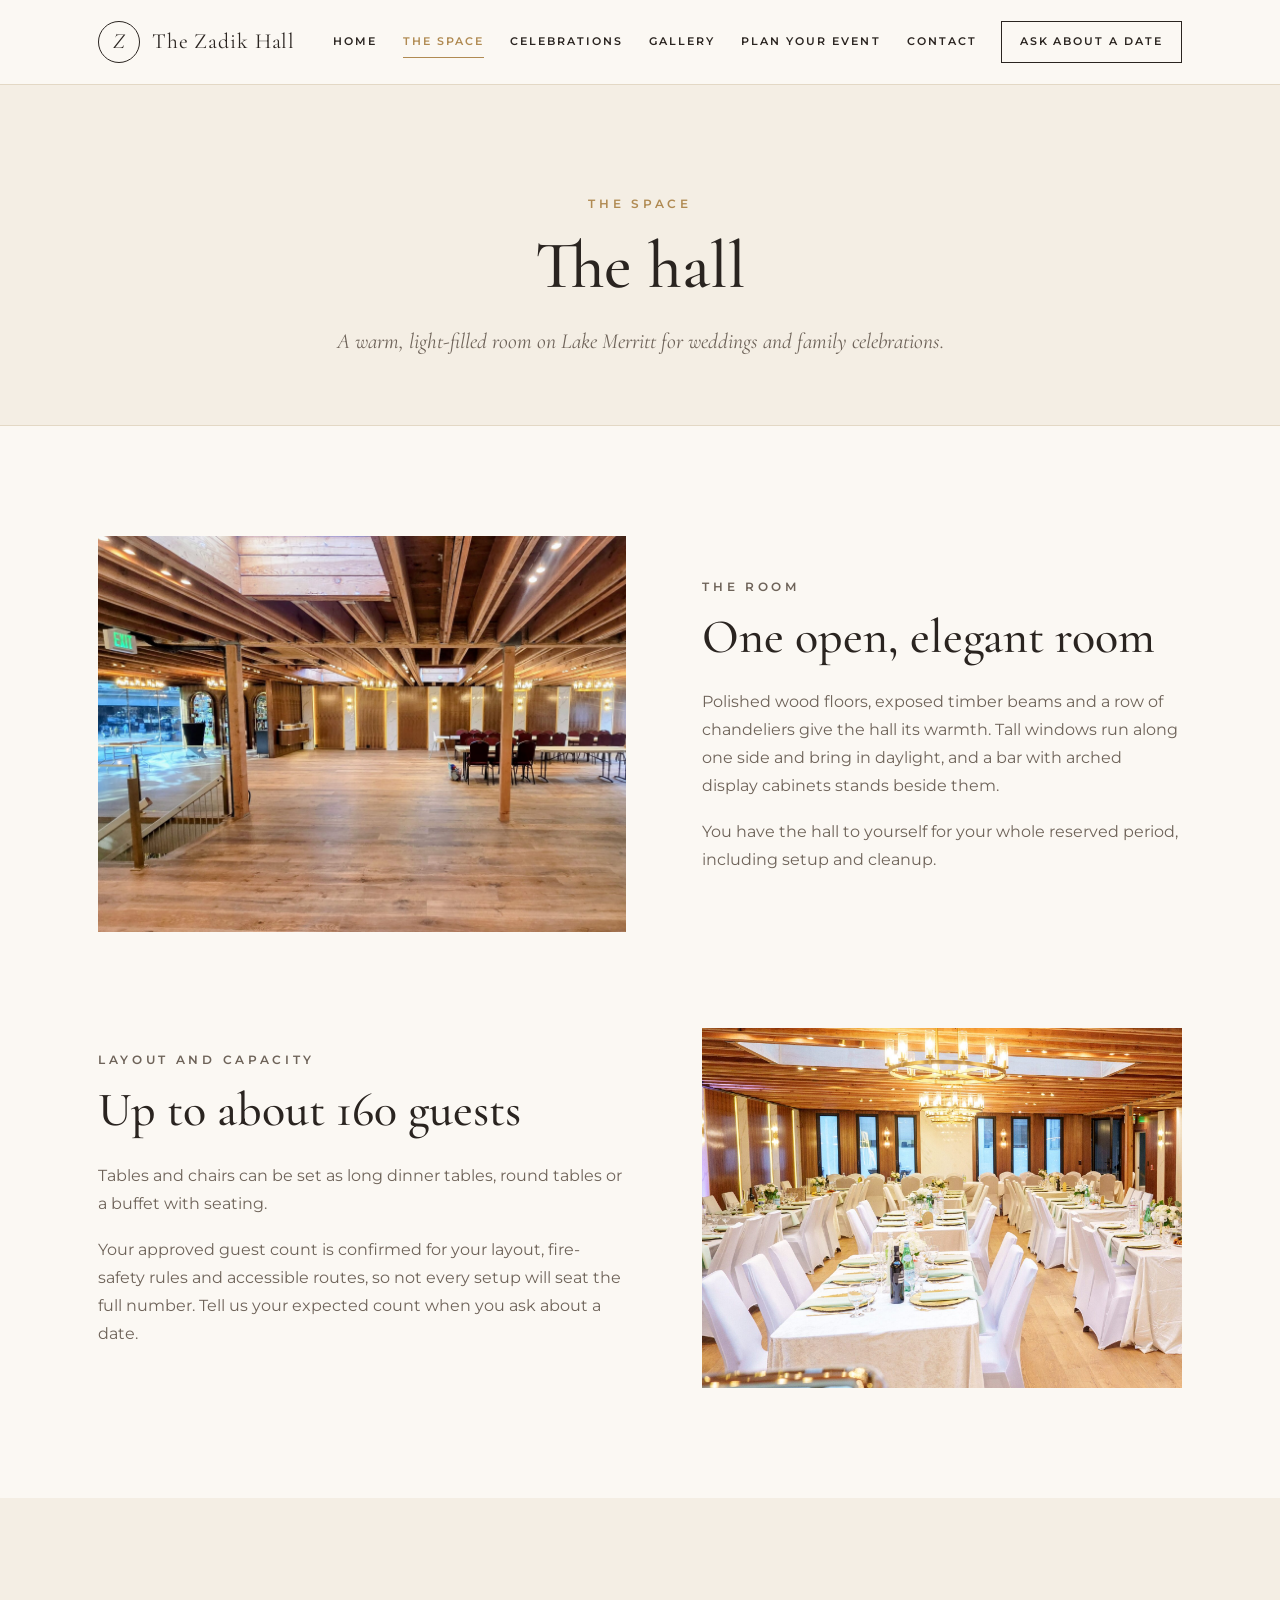
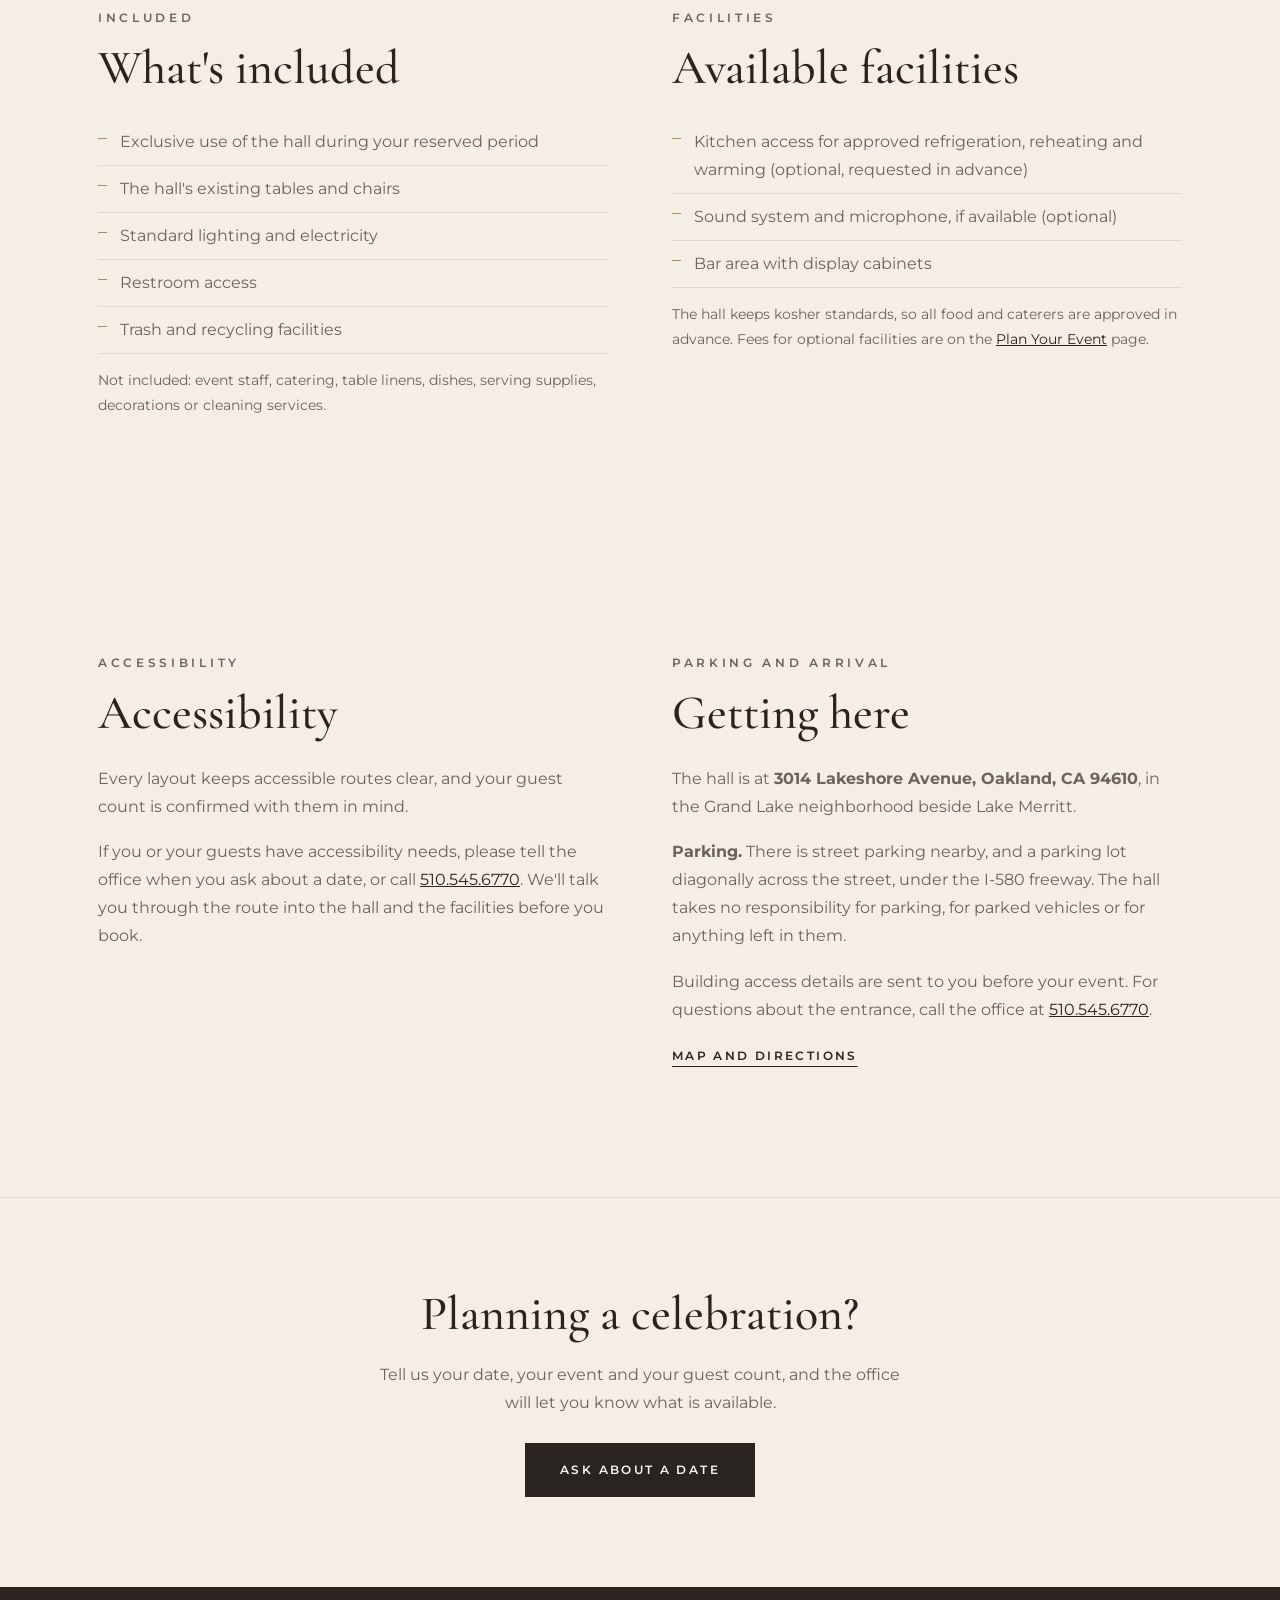
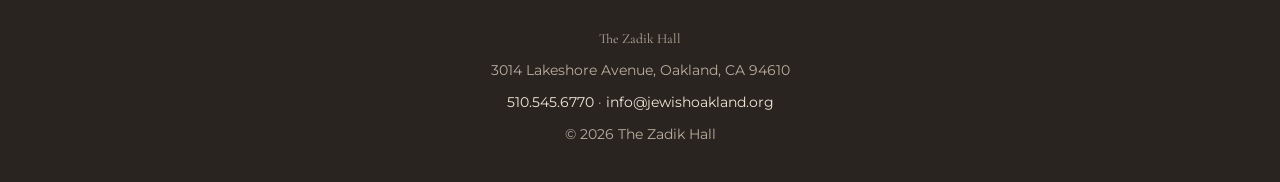
<file: wedding-hall/space.html>
<!doctype html>
<html lang="en">
<head>
<meta charset="utf-8">
<meta name="viewport" content="width=device-width, initial-scale=1">
<title>The Space · The Zadik Hall</title>
<meta name="description" content="The hall, its layout and capacity, what is included, facilities, accessibility, and parking and arrival at The Zadik Hall in Oakland.">
<meta name="theme-color" content="#fbf8f3">
<link rel="preconnect" href="https://fonts.googleapis.com">
<link rel="preconnect" href="https://fonts.gstatic.com" crossorigin>
<link href="https://fonts.googleapis.com/css2?family=Cormorant+Garamond:ital,wght@0,400;0,500;0,600;1,400&family=Montserrat:wght@400;500;600&family=Pinyon+Script&display=swap" rel="stylesheet">
<link rel="stylesheet" href="css/styles.css">
</head>
<body>
<a class="skip" href="#main">Skip to content</a>

<header class="site-header">
  <div class="wrap bar">
    <a class="brand" href="index.html" aria-label="The Zadik Hall, home">
      <span class="monogram" aria-hidden="true">Z</span>
      <span class="brand-name">The Zadik Hall</span>
    </a>
    <nav id="nav" class="nav" aria-label="Main">
      <a href="index.html">Home</a>
      <a href="space.html" aria-current="page">The Space</a>
      <a href="celebrations.html">Celebrations</a>
      <a href="gallery.html">Gallery</a>
      <a href="plan.html">Plan Your Event</a>
      <a href="contact.html">Contact</a>
    </nav>
    <div class="bar-actions">
      <a class="btn-ask" href="plan.html#enquire">Ask About a Date</a>
      <button class="menu-toggle" type="button" aria-expanded="false" aria-controls="nav">Menu</button>
    </div>
  </div>
</header>

<main id="main">

  <section class="page-head">
    <div class="wrap">
      <p class="eyebrow">The Space</p>
      <h1>The hall</h1>
      <p class="lede">A warm, light-filled room on Lake Merritt for weddings and family celebrations.</p>
    </div>
  </section>

  <section class="section">
    <div class="wrap">
      <div class="feature">
        <div class="feature-photo"><img src="images/hall-02.jpg" alt="The open hall with wood floors, timber beams and chandeliers"></div>
        <div>
          <p class="eyebrow">The room</p>
          <h2>One open, elegant room</h2>
          <p>Polished wood floors, exposed timber beams and a row of chandeliers give the hall its warmth. Tall windows run along one side and bring in daylight, and a bar with arched display cabinets stands beside them.</p>
          <p>You have the hall to yourself for your whole reserved period, including setup and cleanup.</p>
        </div>
      </div>

      <div class="feature reverse">
        <div class="feature-photo"><img src="images/hall-07.jpg" alt="Long tables set for a wedding dinner with flowers and chandeliers"></div>
        <div>
          <p class="eyebrow">Layout and capacity</p>
          <h2>Up to about 160 guests</h2>
          <p>Tables and chairs can be set as long dinner tables, round tables or a buffet with seating.</p>
          <p>Your approved guest count is confirmed for your layout, fire-safety rules and accessible routes, so not every setup will seat the full number. Tell us your expected count when you ask about a date.</p>
        </div>
      </div>
    </div>
  </section>

  <section class="section tinted">
    <div class="wrap">
      <div class="info-grid">
        <div>
          <p class="eyebrow">Included</p>
          <h2>What's included</h2>
          <ul class="ticks">
            <li>Exclusive use of the hall during your reserved period</li>
            <li>The hall's existing tables and chairs</li>
            <li>Standard lighting and electricity</li>
            <li>Restroom access</li>
            <li>Trash and recycling facilities</li>
          </ul>
          <p class="small">Not included: event staff, catering, table linens, dishes, serving supplies, decorations or cleaning services.</p>
        </div>
        <div>
          <p class="eyebrow">Facilities</p>
          <h2>Available facilities</h2>
          <ul class="ticks">
            <li>Kitchen access for approved refrigeration, reheating and warming (optional, requested in advance)</li>
            <li>Sound system and microphone, if available (optional)</li>
            <li>Bar area with display cabinets</li>
          </ul>
          <p class="small">The hall keeps kosher standards, so all food and caterers are approved in advance. Fees for optional facilities are on the <a href="plan.html#rules">Plan Your Event</a> page.</p>
        </div>
      </div>
    </div>
  </section>

  <section class="section tinted">
    <div class="wrap">
      <div class="info-grid">
        <div>
          <p class="eyebrow">Accessibility</p>
          <h2>Accessibility</h2>
          <p>Every layout keeps accessible routes clear, and your guest count is confirmed with them in mind.</p>
          <p>If you or your guests have accessibility needs, please tell the office when you ask about a date, or call <a href="tel:+15105456770">510.545.6770</a>. We'll talk you through the route into the hall and the facilities before you book.</p>
        </div>
        <div>
          <p class="eyebrow">Parking and arrival</p>
          <h2>Getting here</h2>
          <p>The hall is at <strong>3014 Lakeshore Avenue, Oakland, CA 94610</strong>, in the Grand Lake neighborhood beside Lake Merritt.</p>
          <p><strong>Parking.</strong> There is street parking nearby, and a parking lot diagonally across the street, under the I-580 freeway. The hall takes no responsibility for parking, for parked vehicles or for anything left in them.</p>
          <p>Building access details are sent to you before your event. For questions about the entrance, call the office at <a href="tel:+15105456770">510.545.6770</a>.</p>
          <p><a class="text-link" href="contact.html">Map and directions</a></p>
        </div>
      </div>
    </div>
  </section>

  <section class="cta-band">
    <div class="wrap">
      <h2>Planning a celebration?</h2>
      <p>Tell us your date, your event and your guest count, and the office will let you know what is available.</p>
      <a class="btn btn-dark" href="plan.html#enquire">Ask About a Date</a>
    </div>
  </section>

</main>

<footer class="site-footer">
  <div class="wrap footer-inner">
    <p class="footer-name">The Zadik Hall</p>
    <p>3014 Lakeshore Avenue, Oakland, CA 94610</p>
    <p><a href="tel:+15105456770">510.545.6770</a> · <a href="mailto:info@jewishoakland.org">info@jewishoakland.org</a></p>
    <p>© <span id="year">2026</span> The Zadik Hall</p>
  </div>
</footer>

<script src="js/main.js"></script>
</body>
</html>
</file>
<file: wedding-hall/css/styles.css>
/* The Zadik Hall: wedding venue site
   Palette and type live in :root so the whole look can be changed in one place. */

:root {
  --ivory: #fbf8f3;
  --linen: #f4eee4;
  --sand: #e6dac6;
  --champagne: #b08a52;
  --champagne-soft: #d8bf93;
  --espresso: #2a2420;
  --muted: #6e6359;
  --line: #e3d8c5;
  --white: #ffffff;
  --serif: "Cormorant Garamond", "Times New Roman", serif;
  --sans: "Montserrat", system-ui, -apple-system, "Segoe UI", sans-serif;
  --script: "Pinyon Script", "Brush Script MT", cursive;
  --wrap: 1140px;
  --header: 84px;
  --ease: cubic-bezier(.22, .61, .36, 1);
}

* { box-sizing: border-box; }
html { scroll-behavior: smooth; scroll-padding-top: calc(var(--header) + 16px); }
body {
  margin: 0;
  background: var(--ivory);
  color: var(--espresso);
  font-family: var(--sans);
  font-size: 16px;
  line-height: 1.75;
  -webkit-font-smoothing: antialiased;
}
img { display: block; max-width: 100%; }
a { color: var(--espresso); }
p { margin: 0 0 1.1em; }
h1, h2, h3 {
  font-family: var(--serif);
  font-weight: 500;
  line-height: 1.12;
  margin: 0 0 .5em;
  color: var(--espresso);
}
h1 { font-size: clamp(2.6rem, 6vw, 4.2rem); }
h2 { font-size: clamp(2rem, 4vw, 3rem); }
h3 { font-size: 1.5rem; }
:focus-visible { outline: 1px solid var(--champagne); outline-offset: 4px; }

.wrap { max-width: var(--wrap); margin: 0 auto; padding: 0 28px; }
.narrow { max-width: 760px; text-align: center; }
.center { text-align: center; }
.eyebrow {
  font-size: .72rem;
  font-weight: 600;
  letter-spacing: .32em;
  text-transform: uppercase;
  color: var(--champagne);
  margin: 0 0 1.2em;
}
.script { font-family: var(--script); font-size: 1.9rem; line-height: 1.2; color: var(--champagne); margin: 0 0 .3em; }
.lede { font-family: var(--serif); font-size: 1.35rem; font-style: italic; color: var(--muted); }
.small { font-size: .88rem; color: var(--muted); }
.skip { position: absolute; left: -999px; }
.skip:focus { left: 16px; top: 16px; z-index: 200; background: var(--white); padding: 8px 14px; }

/* Buttons */
.btn {
  display: inline-block;
  padding: 16px 34px;
  font-family: var(--sans);
  font-size: .74rem;
  font-weight: 600;
  letter-spacing: .2em;
  text-transform: uppercase;
  text-decoration: none;
  text-align: center;
  border: 1px solid transparent;
  border-radius: 0;
  cursor: pointer;
  transition: background .4s var(--ease), color .4s var(--ease), border-color .4s var(--ease);
}
.btn-light { background: var(--ivory); color: var(--espresso); }
.btn-light:hover { background: var(--champagne-soft); }
.btn-outline-light { border-color: rgba(255,255,255,.8); color: var(--white); }
.btn-outline-light:hover { background: rgba(255,255,255,.14); }
.btn-dark { background: var(--espresso); color: var(--ivory); }
.btn-dark:hover { background: var(--champagne); }
.btn-outline { border-color: var(--espresso); color: var(--espresso); }
.btn-outline:hover { background: var(--espresso); color: var(--ivory); }
.text-link { font-size: .74rem; font-weight: 600; letter-spacing: .2em; text-transform: uppercase; text-underline-offset: 6px; }

/* Header: the same on every page */
.site-header {
  position: sticky;
  top: 0;
  z-index: 100;
  background: rgba(251,248,243,.97);
  color: var(--espresso);
  box-shadow: 0 1px 0 var(--line);
  transition: background .5s var(--ease), color .5s var(--ease), box-shadow .5s var(--ease);
}
.bar { display: flex; align-items: center; gap: 24px; min-height: var(--header); }
.brand { display: flex; align-items: center; gap: 12px; text-decoration: none; color: inherit; margin-right: auto; }
.monogram {
  display: grid;
  place-items: center;
  width: 42px;
  height: 42px;
  border: 1px solid currentColor;
  border-radius: 50%;
  font-family: var(--serif);
  font-size: 1.35rem;
  font-style: italic;
}
.brand-name { font-family: var(--serif); font-size: 1.35rem; letter-spacing: .04em; white-space: nowrap; }
.nav { display: flex; align-items: center; gap: 26px; }
.nav a {
  position: relative;
  text-decoration: none;
  color: inherit;
  font-size: .7rem;
  font-weight: 600;
  letter-spacing: .18em;
  text-transform: uppercase;
  white-space: nowrap;
}
.nav a::after {
  content: "";
  position: absolute;
  left: 0; right: 0; bottom: -6px;
  height: 1px;
  background: currentColor;
  transform: scaleX(0);
  transform-origin: left;
  transition: transform .4s var(--ease);
}
.nav a:hover::after, .nav a[aria-current="page"]::after { transform: scaleX(1); }
.nav a[aria-current="page"] { color: var(--champagne); }
.bar-actions { display: flex; align-items: center; gap: 12px; }
.btn-ask {
  border: 1px solid currentColor;
  padding: 10px 18px;
  color: inherit;
  text-decoration: none;
  font-size: .68rem;
  font-weight: 600;
  letter-spacing: .18em;
  text-transform: uppercase;
  white-space: nowrap;
  transition: background .3s ease, color .3s ease;
}
.btn-ask:hover { background: var(--espresso); border-color: var(--espresso); color: var(--ivory); }
.menu-toggle {
  display: none;
  background: none;
  border: 1px solid currentColor;
  color: inherit;
  padding: 9px 14px;
  font: inherit;
  font-size: .68rem;
  font-weight: 600;
  letter-spacing: .18em;
  text-transform: uppercase;
  cursor: pointer;
}

/* On the home page the header sits over the photo until the page scrolls */
.has-hero .site-header { position: fixed; left: 0; right: 0; background: transparent; color: var(--white); box-shadow: none; }
.has-hero .site-header.solid { background: rgba(251,248,243,.97); color: var(--espresso); box-shadow: 0 1px 0 var(--line); }
.has-hero .site-header:not(.solid) .btn-ask:hover { background: var(--white); border-color: var(--white); color: var(--espresso); }

/* Home hero */
.hero {
  position: relative;
  height: 100vh;
  min-height: 600px;
  max-height: 920px;
  display: grid;
  place-items: center;
  text-align: center;
  color: var(--white);
  overflow: hidden;
  background: var(--espresso);
}
.hero-img { position: absolute; inset: 0; width: 100%; height: 100%; object-fit: cover; }
.hero::after {
  content: "";
  position: absolute;
  inset: 0;
  background: linear-gradient(180deg, rgba(30,24,20,.5) 0%, rgba(30,24,20,.3) 45%, rgba(30,24,20,.72) 100%);
}
.hero-copy { position: relative; z-index: 1; padding: var(--header) 24px 0; max-width: 860px; }
.hero .script { color: var(--champagne-soft); font-size: clamp(1.9rem, 4vw, 2.6rem); margin-bottom: 0; }
.hero h1 { color: var(--white); font-size: clamp(3.4rem, 9vw, 7rem); font-weight: 400; letter-spacing: .02em; line-height: 1; margin: 0; }
.hero-tag {
  margin: 18px 0 0;
  font-size: .8rem;
  font-weight: 600;
  letter-spacing: .3em;
  text-transform: uppercase;
  color: var(--ivory);
  text-shadow: 0 1px 14px rgba(20,16,13,.7);
}
.divider { display: block; width: 96px; height: 1px; margin: 26px auto; background: linear-gradient(90deg, transparent, var(--champagne-soft), transparent); }
.hero-lede { font-family: var(--serif); font-size: clamp(1.25rem, 2.2vw, 1.55rem); font-style: italic; color: #f1e9dc; max-width: 34ch; margin: 0 auto 2.2em; }
.hero-actions { display: flex; gap: 14px; justify-content: center; flex-wrap: wrap; }

/* Inner page heading */
.page-head { padding: clamp(64px, 9vw, 110px) 0 clamp(40px, 6vw, 64px); text-align: center; background: var(--linen); border-bottom: 1px solid var(--line); }
.page-head h1 { margin-bottom: .3em; }
.page-head .lede { max-width: 40em; margin: 0 auto; }

/* Sections */
.section { padding: clamp(64px, 9vw, 110px) 0; }
.section + .section { padding-top: 0; }
.section.tinted { background: var(--linen); padding-top: clamp(64px, 9vw, 110px); }
.section-head { text-align: center; margin-bottom: 48px; }
.section-head h2 { margin: 0; }
.section-head .lede { margin: .6em auto 0; max-width: 36em; }
.intro-text { font-family: var(--serif); font-size: clamp(1.3rem, 2.2vw, 1.6rem); line-height: 1.6; color: var(--muted); margin: 0 auto; max-width: 36em; }

/* Home: small photo preview */
.preview-grid { display: grid; grid-template-columns: repeat(3, minmax(0, 1fr)); gap: 20px; margin-bottom: 32px; }
.preview-grid a { display: block; overflow: hidden; aspect-ratio: 4 / 5; background: var(--sand); }
.preview-grid img { width: 100%; height: 100%; object-fit: cover; transition: transform 1.2s var(--ease); }
.preview-grid a:hover img { transform: scale(1.05); }

/* The Space: photo and text rows */
.feature { display: grid; grid-template-columns: minmax(0, 1.1fr) minmax(0, 1fr); gap: clamp(32px, 6vw, 80px); align-items: center; margin-bottom: clamp(56px, 8vw, 96px); }
.feature:last-child { margin-bottom: 0; }
.feature.reverse .feature-photo { order: 2; }
.feature-photo { overflow: hidden; aspect-ratio: 4 / 3; background: var(--sand); }
.feature-photo img { width: 100%; height: 100%; object-fit: cover; }
.feature p { color: var(--muted); }

.info-grid { display: grid; grid-template-columns: repeat(2, minmax(0, 1fr)); gap: 48px 64px; }
.info-grid p { color: var(--muted); }
.ticks { list-style: none; padding: 0; margin: 0 0 14px; }
.ticks li { position: relative; padding: 9px 0 9px 22px; border-bottom: 1px solid var(--line); color: var(--muted); }
.ticks li::before { content: ""; position: absolute; left: 0; top: 19px; width: 9px; height: 1px; background: var(--champagne); }

.cards { display: grid; grid-template-columns: repeat(4, minmax(0, 1fr)); gap: 24px; }
.card { padding: 40px 26px 36px; border: 1px solid var(--line); background: var(--white); text-align: center; }
.card h3 { margin-bottom: .5em; }
.card p { color: var(--muted); margin: 0; font-size: .95rem; }

/* Call to action band, used at the foot of pages */
.cta-band { background: var(--linen); text-align: center; padding: clamp(56px, 8vw, 90px) 0; border-top: 1px solid var(--line); }
.cta-band h2 { margin-bottom: .4em; }
.cta-band p { color: var(--muted); max-width: 34em; margin: 0 auto 1.6em; }

/* Gallery */
.gallery-group { margin-bottom: clamp(56px, 8vw, 88px); }
.gallery-group:last-child { margin-bottom: 0; }
.gallery-group h2 { font-size: clamp(1.7rem, 3vw, 2.3rem); margin-bottom: .2em; }
.gallery-group > p { color: var(--muted); margin-bottom: 24px; }
.gallery-grid { display: grid; grid-template-columns: repeat(3, minmax(0, 1fr)); gap: 24px; }
.gallery-grid.two { grid-template-columns: repeat(2, minmax(0, 1fr)); }
.gallery-grid figure { margin: 0; }
.gallery-grid button {
  display: block;
  width: 100%;
  aspect-ratio: 3 / 2;
  padding: 0;
  border: 0;
  background: var(--sand);
  overflow: hidden;
  cursor: zoom-in;
}
.gallery-grid img { width: 100%; height: 100%; object-fit: cover; transition: transform 1.2s var(--ease); }
.gallery-grid button:hover img { transform: scale(1.04); }
.gallery-grid figcaption { padding-top: 10px; font-size: .9rem; color: var(--muted); }

/* Lightbox */
.lightbox { border: 0; padding: 0; background: transparent; max-width: 100vw; max-height: 100vh; width: 100vw; height: 100vh; }
.lightbox[open] { display: grid; place-items: center; }
.lightbox::backdrop { background: rgba(24,20,17,.94); }
.lightbox figure { margin: 0; text-align: center; }
.lightbox img { max-width: min(1100px, 88vw); max-height: 80vh; object-fit: contain; margin: 0 auto; }
.lightbox figcaption { color: #e8dfd0; font-size: .9rem; padding-top: 12px; }
.lightbox button {
  position: absolute;
  background: none;
  border: 0;
  color: var(--ivory);
  font-family: var(--sans);
  font-size: .72rem;
  letter-spacing: .2em;
  text-transform: uppercase;
  cursor: pointer;
  padding: 12px;
}
.lightbox button:hover { color: var(--champagne-soft); }
.lb-close { top: 16px; right: 20px; }
.lb-prev, .lb-next { top: 50%; transform: translateY(-50%); font-family: var(--serif); font-size: 2.6rem; line-height: 1; letter-spacing: 0; }
.lb-prev { left: 16px; }
.lb-next { right: 16px; }

/* Plan Your Event */
.steps { list-style: none; margin: 0; padding: 0; display: grid; grid-template-columns: repeat(4, minmax(0, 1fr)); }
.steps li { padding: 8px 26px; text-align: center; border-left: 1px solid var(--line); }
.steps li:first-child { border-left: 0; }
.steps h3 { font-size: 1.4rem; margin-bottom: .4em; }
.steps p { color: var(--muted); font-size: .95rem; margin: 0; }
.numeral { display: block; font-family: var(--serif); font-style: italic; font-size: 2.4rem; color: var(--champagne); line-height: 1; margin-bottom: 12px; }
.notice { border-left: 2px solid var(--champagne); background: var(--white); padding: 18px 22px; margin: 0 0 28px; color: var(--espresso); }
.notice p { margin: 0; }

.rate-cards { display: grid; grid-template-columns: repeat(3, minmax(0, 1fr)); gap: 24px; }
.rate { background: var(--white); border: 1px solid var(--line); padding: 40px 30px 36px; text-align: center; }
.rate h3 { font-size: 1.45rem; margin-bottom: .2em; }
.price { font-family: var(--serif); font-size: 3.1rem; line-height: 1; margin: 14px 0 18px; }
.rate-desc { color: var(--muted); font-size: .95rem; margin: 0 0 16px; }
.rate-extra { font-size: .7rem; font-weight: 600; letter-spacing: .18em; text-transform: uppercase; color: var(--champagne); margin: 0; }
.rate-note { max-width: 760px; margin: 32px auto 0; text-align: center; color: var(--muted); font-size: .95rem; }
.fees { margin: 0 0 14px; }
.fees div { display: flex; justify-content: space-between; gap: 18px; padding: 10px 0; border-bottom: 1px solid var(--line); }
.fees dt { color: var(--espresso); }
.fees dd { margin: 0; font-weight: 600; text-align: right; }
.policy-grid { display: grid; grid-template-columns: repeat(2, minmax(0, 1fr)); gap: 48px 64px; padding: 44px 0; border-top: 1px solid var(--line); }
.policy-grid:first-child { border-top: 0; padding-top: 0; }
.policy h3 { margin-bottom: .6em; }
.policy h4 { font-family: var(--sans); font-size: .72rem; font-weight: 600; letter-spacing: .2em; text-transform: uppercase; color: var(--champagne); margin: 18px 0 4px; }
.policy p { color: var(--muted); }

/* Availability calendar */
.cal { max-width: 960px; margin: 0 auto 64px; }
.cal-bar { display: grid; grid-template-columns: 48px 1fr 48px; align-items: center; margin-bottom: 20px; text-align: center; }
.cal-title { display: flex; flex-direction: column; gap: 2px; }
.cal-month { font-family: var(--serif); font-size: 2rem; line-height: 1.1; }
.cal-hebrew { font-size: .78rem; letter-spacing: .18em; text-transform: uppercase; color: var(--champagne); }
.cal-nav { background: none; border: 1px solid var(--line); width: 44px; height: 44px; font-family: var(--serif); font-size: 1.6rem; line-height: 1; color: var(--espresso); cursor: pointer; }
.cal-nav:hover { border-color: var(--champagne); }
.cal-grid { display: grid; grid-template-columns: repeat(7, minmax(0, 1fr)); border-top: 1px solid var(--line); border-left: 1px solid var(--line); background: var(--white); }
.cal-dow { padding: 10px 6px; font-size: .68rem; font-weight: 600; letter-spacing: .2em; text-transform: uppercase; color: var(--muted); text-align: center; border-right: 1px solid var(--line); border-bottom: 1px solid var(--line); background: var(--ivory); }
.cal-blank { background: var(--ivory); border-right: 1px solid var(--line); border-bottom: 1px solid var(--line); }
.cal-day { display: flex; flex-direction: column; align-items: flex-start; gap: 2px; min-height: 104px; padding: 8px 8px 6px; border: 0; border-right: 1px solid var(--line); border-bottom: 1px solid var(--line); background: var(--white); text-align: left; font: inherit; color: var(--espresso); overflow: hidden; }
button.cal-day { cursor: pointer; }
button.cal-day:hover { background: var(--linen); }
button.cal-day:focus-visible { outline: 1px solid var(--champagne); outline-offset: -3px; }
.cal-num { font-family: var(--serif); font-size: 1.35rem; line-height: 1; }
.cal-heb { font-size: .7rem; color: var(--champagne); }
.cal-note { font-size: .68rem; line-height: 1.3; color: var(--muted); }
.cal-parsha { font-style: italic; color: var(--espresso); }
.cal-status { color: #8a6a2c; font-weight: 600; }
.cal-day.is-limited { background: #fbf6ea; }
.cal-day.is-closed { background: #efe9df; color: #8f8679; }
.cal-day.is-closed .cal-status { color: #6e6359; }
.cal-day.is-booked { background: var(--linen); color: var(--muted); }
.cal-day.is-booked .cal-num { text-decoration: line-through; text-decoration-color: var(--champagne); }
.cal-day.is-past { color: #b9b1a5; background: var(--ivory); }
.cal-day.is-selected { box-shadow: inset 0 0 0 2px var(--champagne); }
.cal-legend { display: flex; flex-wrap: wrap; gap: 8px 24px; list-style: none; padding: 0; margin: 20px 0 8px; font-size: .85rem; color: var(--muted); }
.cal-legend li { display: flex; align-items: center; gap: 8px; }
.sw { display: inline-block; width: 14px; height: 14px; border: 1px solid var(--line); }
.sw-open { background: var(--white); }
.sw-limited { background: #fbf6ea; }
.sw-closed { background: #efe9df; }
.sw-booked { background: var(--linen); }

/* Enquiry form */
.enquire-wrap { display: grid; grid-template-columns: minmax(0, .85fr) minmax(0, 1.15fr); gap: clamp(40px, 6vw, 88px); align-items: start; }
.enquiry {
  background: var(--white);
  border: 1px solid var(--line);
  padding: clamp(28px, 4vw, 48px);
  display: grid;
  grid-template-columns: repeat(2, minmax(0, 1fr));
  gap: 24px 28px;
}
.field { display: flex; flex-direction: column; gap: 8px; }
.field.full { grid-column: 1 / -1; }
.field label { font-size: .7rem; font-weight: 600; letter-spacing: .2em; text-transform: uppercase; color: var(--muted); }
.field input, .field select {
  font: inherit;
  font-size: 1rem;
  color: var(--espresso);
  background: var(--ivory);
  border: 0;
  border-bottom: 1px solid var(--champagne-soft);
  padding: 10px 2px;
  border-radius: 0;
  width: 100%;
}
.field input:focus, .field select:focus { outline: none; border-bottom-color: var(--champagne); background: var(--white); }
.form-note { grid-column: 1 / -1; font-size: .88rem; color: var(--muted); margin: 0; }
.date-note { grid-column: 1 / -1; font-size: .85rem; color: #8a6a2c; margin: 0; min-height: 1.2em; }

.agree { grid-column: 1 / -1; border: 0; padding: 20px 0 0; margin: 0; border-top: 1px solid var(--line); }
.agree legend { padding: 0; font-size: .7rem; font-weight: 600; letter-spacing: .2em; text-transform: uppercase; color: var(--muted); }
.agree > p { margin: 8px 0 6px; }
.check { display: flex; gap: 12px; align-items: flex-start; padding: 11px 0; border-bottom: 1px solid var(--line); font-size: .92rem; line-height: 1.55; cursor: pointer; }
.check:last-child { border-bottom: 0; }
.check input { flex: none; width: 18px; height: 18px; margin: 3px 0 0; accent-color: var(--espresso); cursor: pointer; }
.check a { color: var(--espresso); text-underline-offset: 3px; }

/* Contact */
.contact-grid { display: grid; grid-template-columns: repeat(3, minmax(0, 1fr)); gap: 24px; margin-bottom: 48px; }
.contact-card { background: var(--white); border: 1px solid var(--line); padding: 34px 28px; text-align: center; }
.contact-card h2 { font-size: 1.6rem; margin-bottom: .4em; }
.contact-card .big { display: block; font-family: var(--serif); font-size: 1.6rem; text-decoration: none; margin-bottom: 10px; overflow-wrap: anywhere; }
.contact-card p { color: var(--muted); margin-bottom: 10px; }
.map { position: relative; aspect-ratio: 16 / 7; border: 1px solid var(--line); background: var(--sand); }
.map iframe { position: absolute; inset: 0; width: 100%; height: 100%; border: 0; }

/* Footer: small, the same on every page */
.site-footer { background: var(--espresso); color: #d9cfc0; padding: 40px 0 36px; text-align: center; }
.footer-inner { display: grid; gap: 8px; justify-items: center; }
.footer-name { font-family: var(--serif); font-size: 1.5rem; color: var(--champagne-soft); margin: 0; }
.site-footer p { margin: 0; font-size: .85rem; color: #b8ad9e; }
.site-footer a { color: #efe6d6; text-decoration: none; }
.site-footer a:hover { color: var(--champagne-soft); }

/* Responsive */
@media (max-width: 1160px) {
  .menu-toggle { display: block; }
  .nav {
    display: none;
    position: absolute;
    top: 100%;
    left: 0;
    right: 0;
    flex-direction: column;
    align-items: stretch;
    gap: 0;
    background: var(--ivory);
    color: var(--espresso);
    box-shadow: 0 16px 32px -20px rgba(42,36,32,.4);
    padding: 8px 0 16px;
  }
  .nav.open { display: flex; }
  .nav a { padding: 14px 28px; font-size: .78rem; }
  .nav a::after { display: none; }
  .nav a[aria-current="page"] { color: var(--champagne); }
  .has-hero .site-header.menu-open { background: rgba(251,248,243,.97); color: var(--espresso); }
  .cards { grid-template-columns: repeat(2, minmax(0, 1fr)); }
  .steps { grid-template-columns: repeat(2, minmax(0, 1fr)); row-gap: 40px; }
  .steps li:nth-child(3) { border-left: 0; }
}
@media (max-width: 860px) {
  .feature, .info-grid, .enquire-wrap, .policy-grid { grid-template-columns: minmax(0, 1fr); }
  .feature.reverse .feature-photo { order: 0; }
  .rate-cards, .contact-grid { grid-template-columns: minmax(0, 1fr); }
  .gallery-grid { grid-template-columns: repeat(2, minmax(0, 1fr)); }
  .cal-day { min-height: 84px; }
  .map { aspect-ratio: 4 / 3; }
}
@media (max-width: 640px) {
  :root { --header: 68px; }
  body { font-size: 15.5px; }
  .wrap { padding: 0 18px; }
  .brand-name { font-size: 1.05rem; }
  .monogram { display: none; }
  .bar { gap: 8px; }
  .bar-actions { gap: 8px; }
  .btn-ask { padding: 8px 9px; font-size: .6rem; letter-spacing: .08em; }
  .menu-toggle { padding: 8px 9px; font-size: .6rem; letter-spacing: .08em; }
  .hero { min-height: 560px; }
  .btn { padding: 14px 24px; }
  .hero-actions { flex-direction: column; align-items: center; }
  .hero-actions .btn { width: 100%; max-width: 280px; }
  .preview-grid { grid-template-columns: repeat(3, minmax(0, 1fr)); gap: 8px; }
  .cards, .gallery-grid, .gallery-grid.two { grid-template-columns: minmax(0, 1fr); }
  .steps { grid-template-columns: minmax(0, 1fr); }
  .steps li { border-left: 0; border-top: 1px solid var(--line); padding: 24px 8px; }
  .steps li:first-child { border-top: 0; }
  .enquiry { grid-template-columns: minmax(0, 1fr); padding: 26px 20px; }
  .cal-day { min-height: 64px; padding: 6px 5px; }
  .cal-note { font-size: .6rem; }
  .cal-heb { font-size: .6rem; }
  .cal-num { font-size: 1.1rem; }
  .cal-dow { font-size: .58rem; letter-spacing: .1em; padding: 8px 2px; }
  .cal-month { font-size: 1.5rem; }
}
@media (max-width: 380px) {
  .brand-name { display: none; }
  .monogram { display: grid; width: 32px; height: 32px; font-size: 1rem; }
}

@media (prefers-reduced-motion: reduce) {
  *, *::before, *::after { transition-duration: .01ms !important; scroll-behavior: auto !important; }
}
</file>
